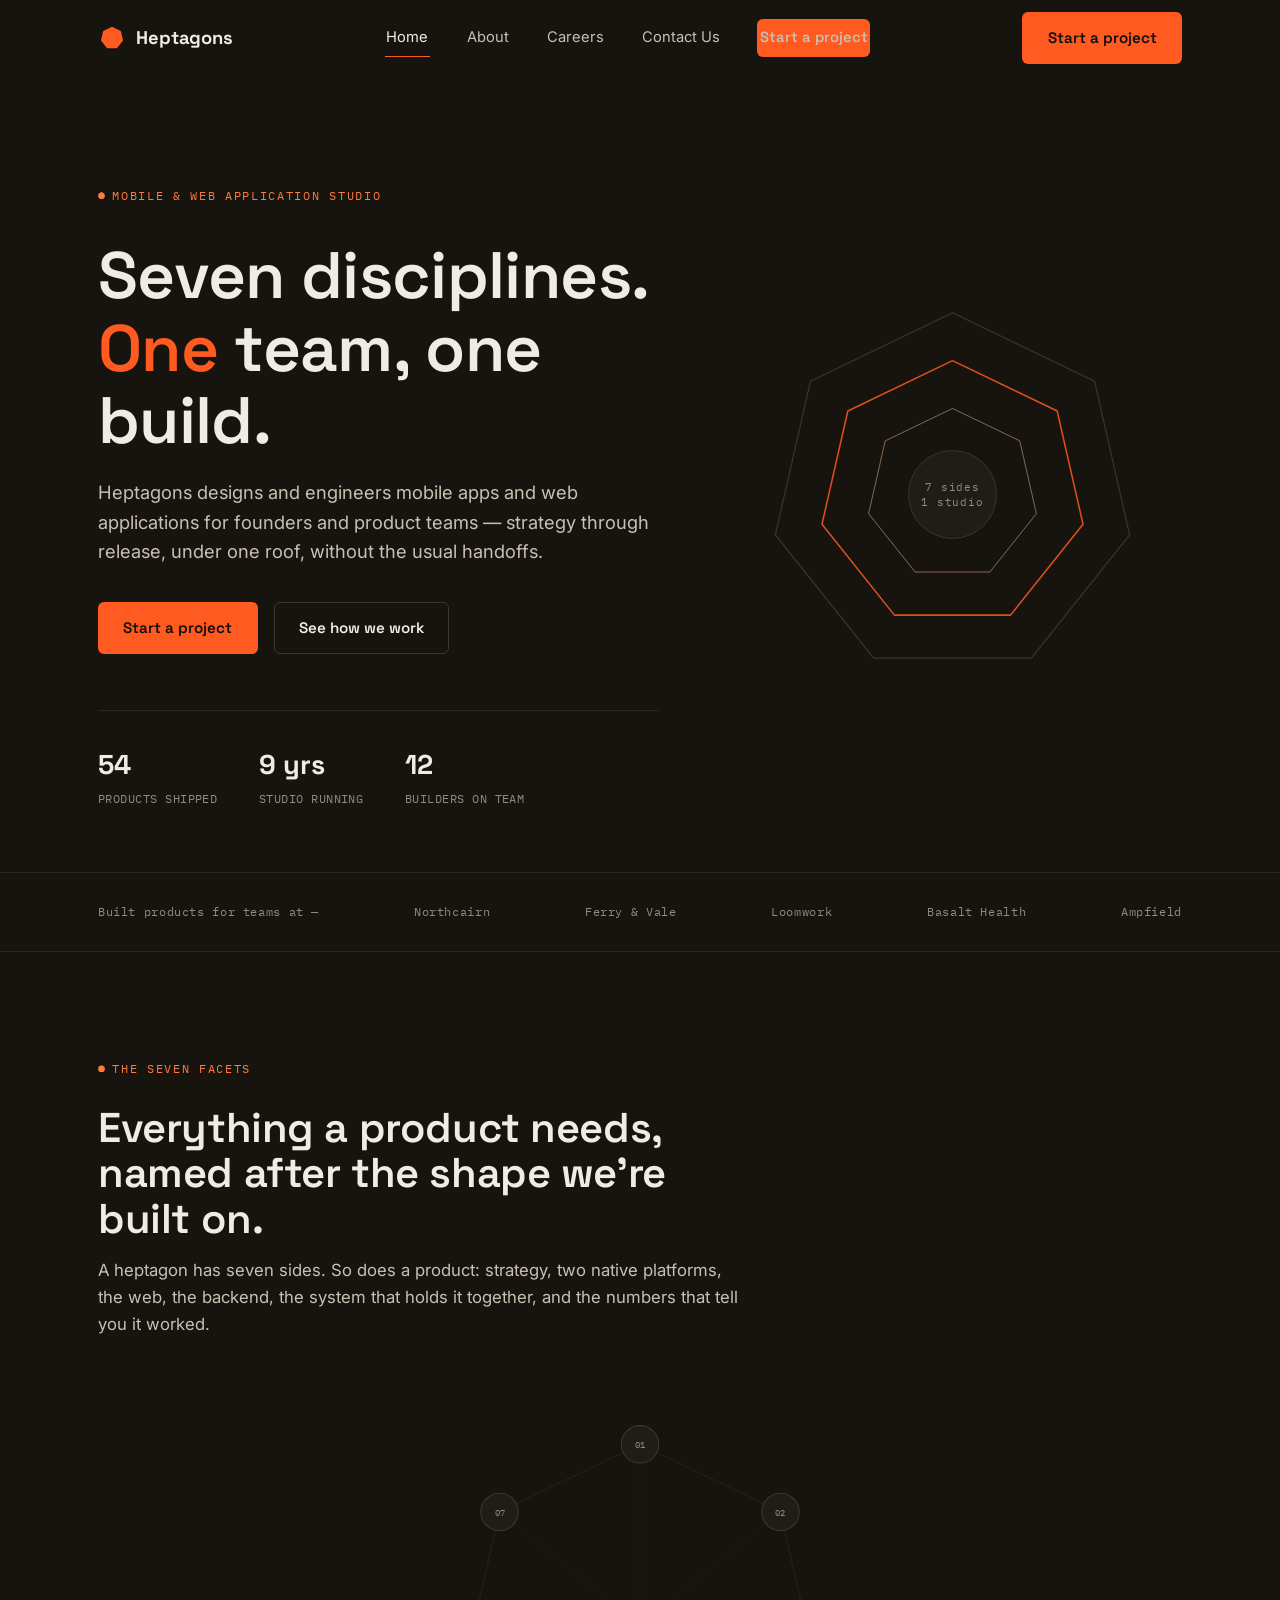
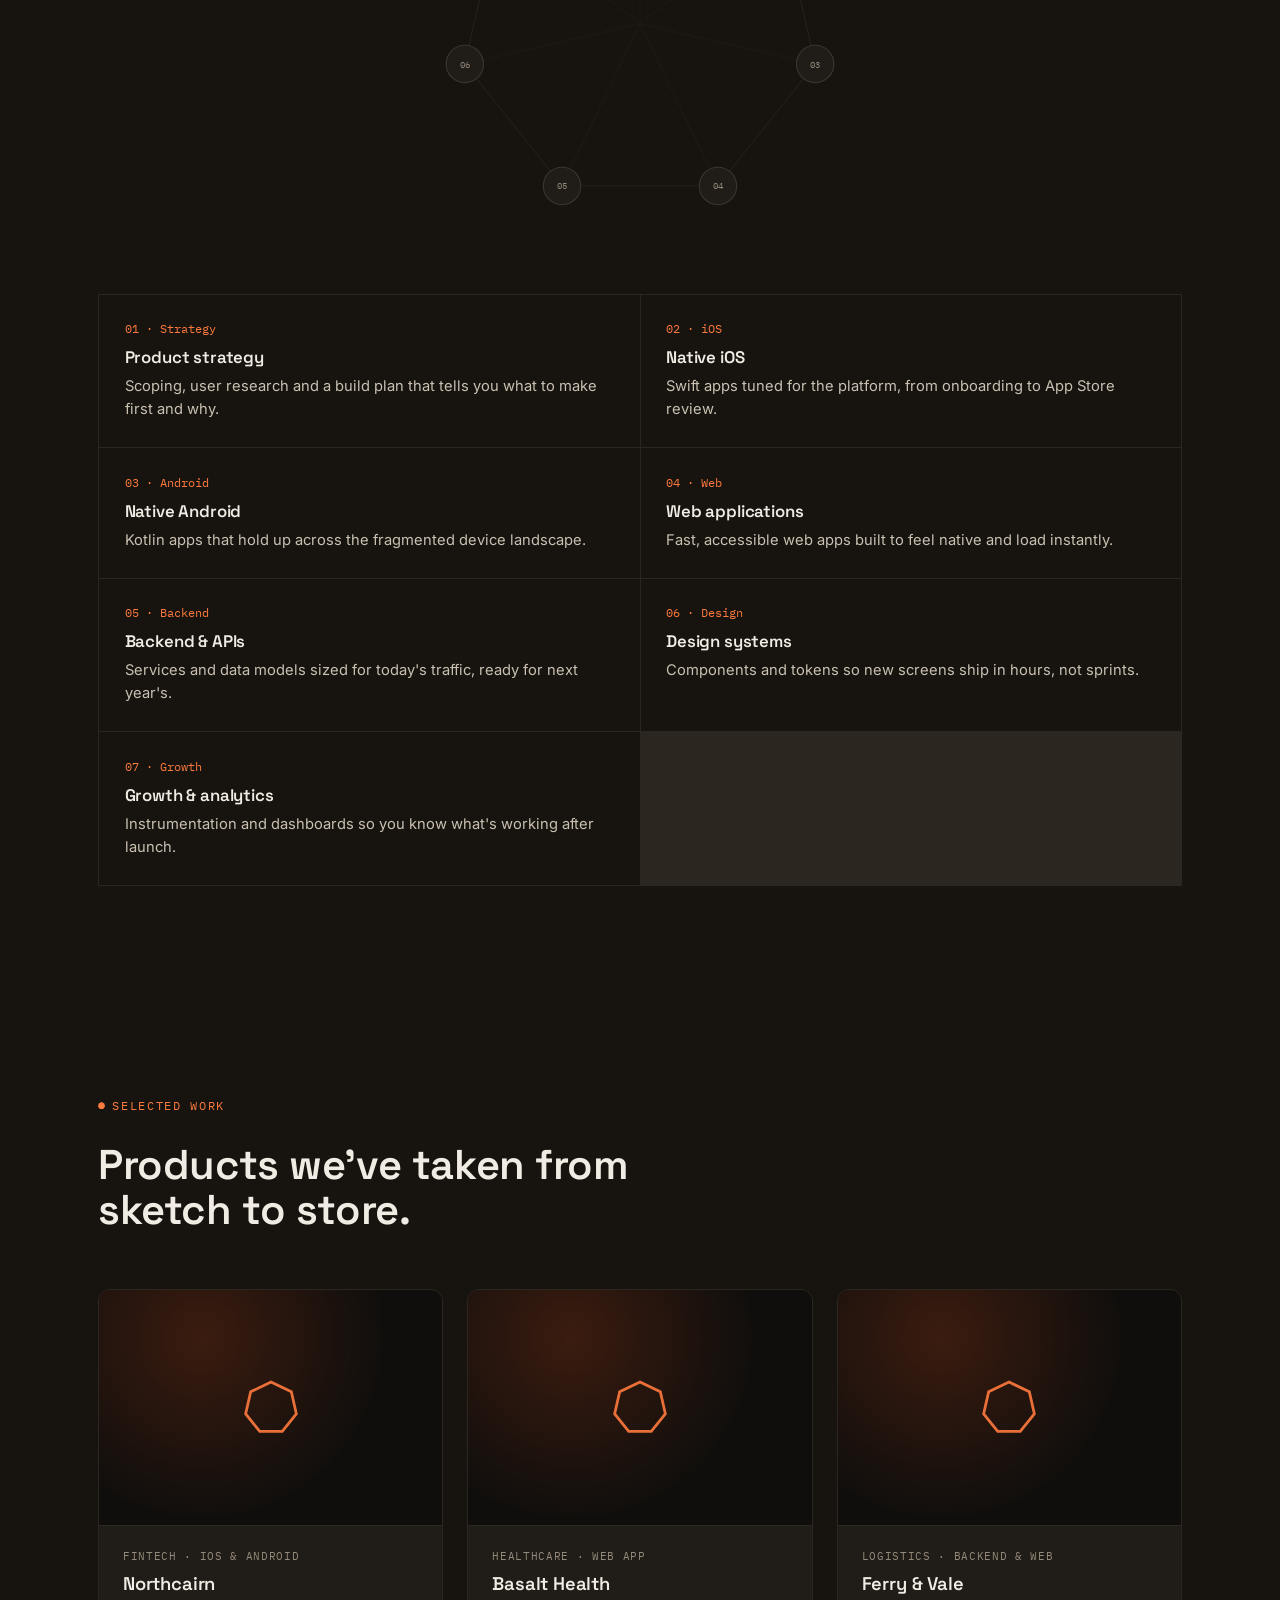
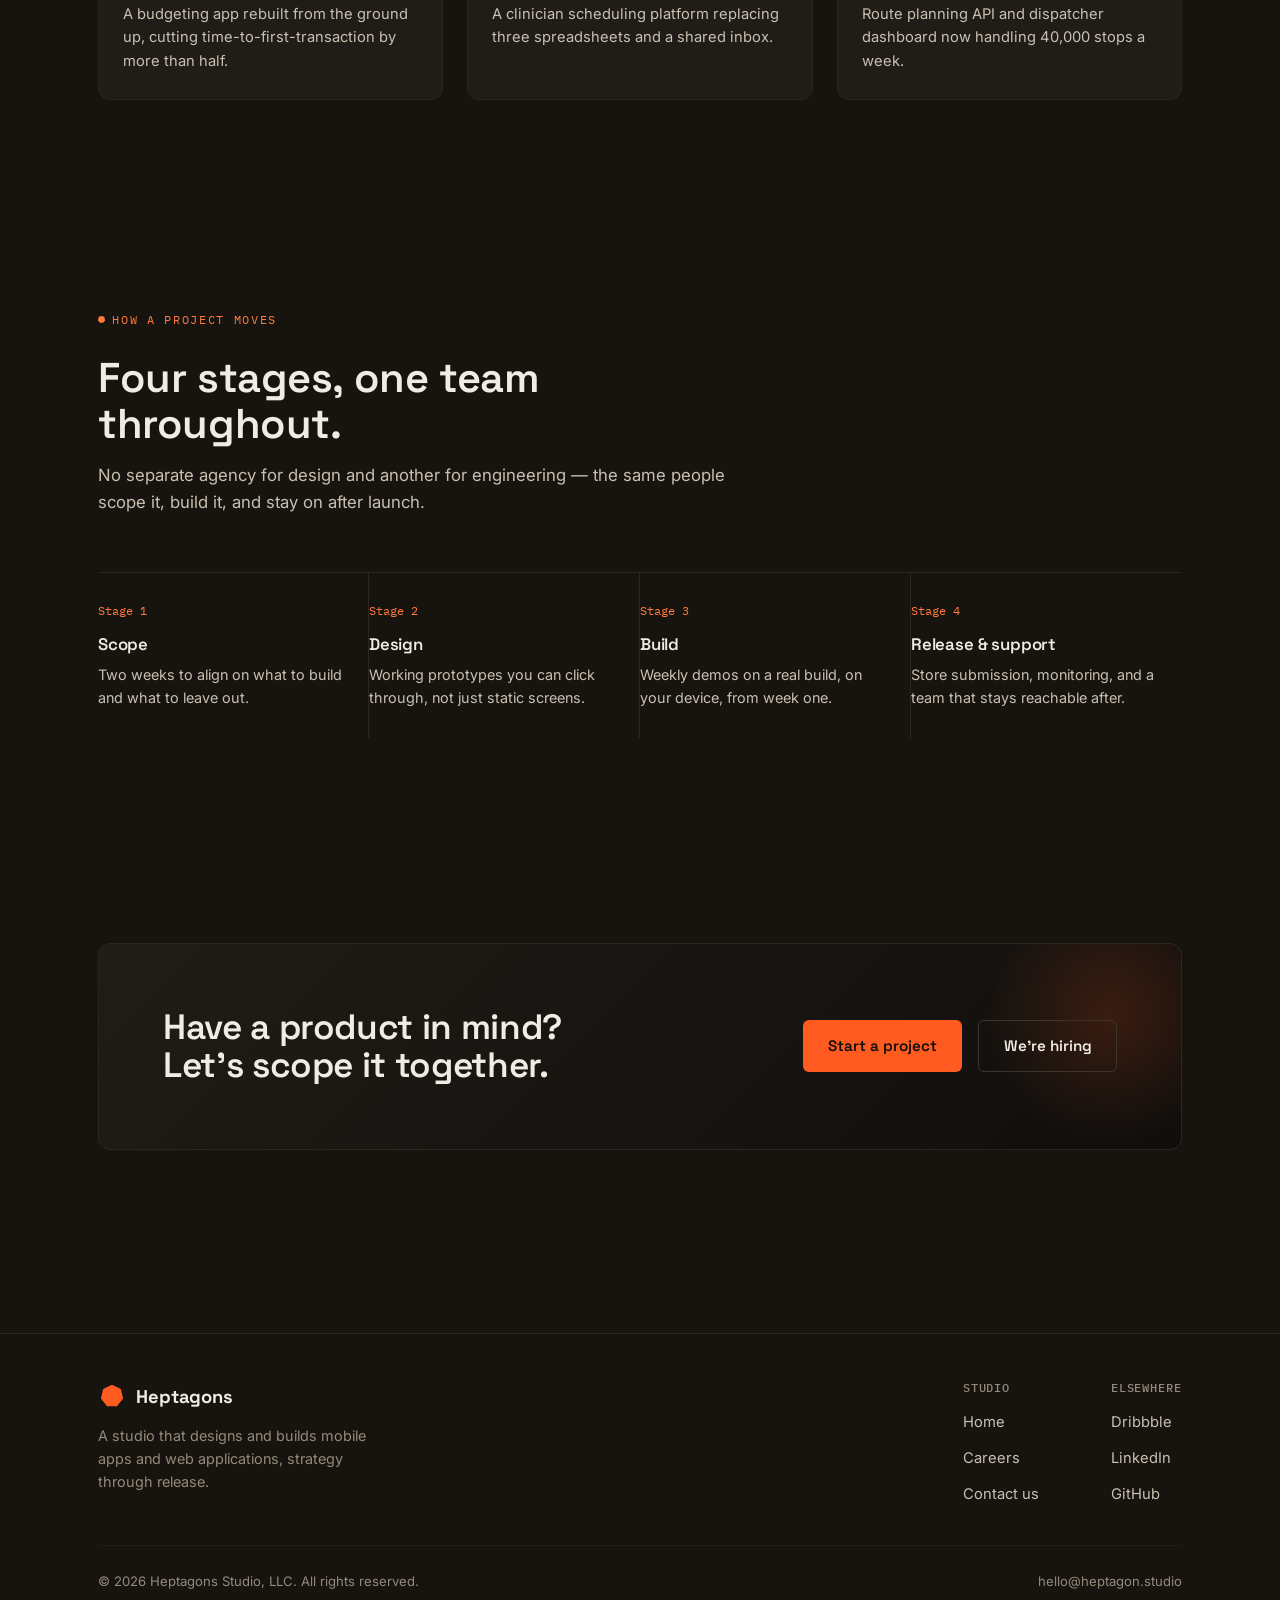
<file: index.html>
<!doctype html>
<html lang="en">
  <head>
    <meta charset="UTF-8" />
    <meta name="viewport" content="width=device-width, initial-scale=1.0" />
    <title>Heptagons — Mobile app & web application studio</title>
    <meta
      name="description"
      content="Heptagons is a studio that designs and builds mobile apps and web applications for founders and product teams, end to end."
    />
    <link
      rel="icon"
      href="data:image/svg+xml,%3Csvg xmlns='http://www.w3.org/2000/svg' viewBox='0 0 32 32'%3E%3Cpath fill='%23FF5A1F' d='M16 3 26.16 7.89 28.67 18.89 21.64 27.71 10.36 27.71 3.33 18.89 5.84 7.89Z'/%3E%3C/svg%3E"
    />
    <link rel="stylesheet" href="styles.css" />
  </head>
  <body>
    <header class="site-header">
      <div class="wrap nav">
        <a href="index.html" class="brand">
          <svg viewBox="0 0 32 32" aria-hidden="true">
            <path
              class="mark-fill"
              d="M16 3 26.16 7.89 28.67 18.89 21.64 27.71 10.36 27.71 3.33 18.89 5.84 7.89Z"
            />
          </svg>
          Heptagons
        </a>
        <nav class="nav-links" id="nav-links">
          <a href="index.html" aria-current="page">Home</a>
          <a href="about.html">About</a>
          <a href="careers.html">Careers</a>
          <a href="contact.html">Contact Us</a>
          <a href="contact.html" class="btn btn-primary">Start a project</a>
        </nav>
        <div class="nav-actions">
          <a href="contact.html" class="btn btn-primary">Start a project</a>
          <button
            class="nav-toggle"
            aria-label="Toggle menu"
            aria-expanded="false"
            aria-controls="nav-links"
          >
            <svg
              class="icon-open"
              viewBox="0 0 18 18"
              fill="none"
              stroke="currentColor"
              stroke-width="1.6"
            >
              <path d="M1 4.5h16M1 9h16M1 13.5h16" />
            </svg>
            <svg
              class="icon-close"
              viewBox="0 0 18 18"
              fill="none"
              stroke="currentColor"
              stroke-width="1.6"
            >
              <path d="M2 2l14 14M16 2L2 16" />
            </svg>
          </button>
        </div>
      </div>
    </header>

    <main>
      <!-- ============ HERO ============ -->
      <section class="hero">
        <div class="wrap hero-grid">
          <div class="hero-copy">
            <span class="eyebrow">Mobile & web application studio</span>
            <h1>Seven disciplines. <em>One</em> team, one build.</h1>
            <p class="lede">
              Heptagons designs and engineers mobile apps and web applications
              for founders and product teams — strategy through release, under
              one roof, without the usual handoffs.
            </p>
            <div class="hero-actions">
              <a href="contact.html" class="btn btn-primary">Start a project</a>
              <a href="#facets" class="btn btn-ghost">See how we work</a>
            </div>
            <div class="hero-stats">
              <div class="stat">
                <div class="stat-num">54</div>
                <div class="stat-label">PRODUCTS SHIPPED</div>
              </div>
              <div class="stat">
                <div class="stat-num">9 yrs</div>
                <div class="stat-label">STUDIO RUNNING</div>
              </div>
              <div class="stat">
                <div class="stat-num">12</div>
                <div class="stat-label">BUILDERS ON TEAM</div>
              </div>
            </div>
          </div>

          <div class="hero-mark" aria-hidden="true">
            <svg viewBox="0 0 480 480">
              <g class="spin-slow">
                <path
                  class="hept-outer"
                  d="M 240.0 50.0 L 388.55 121.54 L 425.24 282.28 L 322.44 411.18 L 157.56 411.18 L 54.76 282.28 L 91.45 121.54 Z"
                />
              </g>
              <g class="spin-slow-rev">
                <path
                  class="hept-mid"
                  d="M 240.0 100.0 L 349.46 152.71 L 376.49 271.15 L 300.74 366.14 L 179.26 366.14 L 103.51 271.15 L 130.54 152.71 Z"
                />
              </g>
              <path
                class="hept-inner"
                d="M 240.0 150.0 L 310.36 183.89 L 327.74 260.03 L 279.05 321.09 L 200.95 321.09 L 152.26 260.03 L 169.64 183.89 Z"
              />
              <circle class="core-fill" cx="240" cy="240" r="46" />
              <circle
                cx="240"
                cy="240"
                r="46"
                fill="none"
                stroke="#3D352C"
                stroke-width="1"
              />
              <text class="core-label" x="240" y="236" text-anchor="middle">
                7 sides
              </text>
              <text class="core-label" x="240" y="252" text-anchor="middle">
                1 studio
              </text>
            </svg>
          </div>
        </div>
      </section>

      <!-- ============ LOGO STRIP ============ -->
      <section class="logo-strip reveal">
        <div class="wrap">
          <span>Built products for teams at —</span>
          <span>Northcairn</span>
          <span>Ferry & Vale</span>
          <span>Loomwork</span>
          <span>Basalt Health</span>
          <span>Ampfield</span>
        </div>
      </section>

      <!-- ============ FACETS ============ -->
      <section class="section facets-section" id="facets">
        <div class="wrap">
          <div class="section-head reveal">
            <span class="eyebrow">The seven facets</span>
            <h2>
              Everything a product needs, named after the shape we're built on.
            </h2>
            <p>
              A heptagon has seven sides. So does a product: strategy, two
              native platforms, the web, the backend, the system that holds it
              together, and the numbers that tell you it worked.
            </p>
          </div>

          <div class="facets reveal">
            <div class="facets-diagram">
              <svg viewBox="0 0 640 640">
                <path
                  class="facets-outline"
                  d="M 320 70 L 515.46 164.13 L 563.73 375.63 L 428.47 545.24 L 211.53 545.24 L 76.27 375.63 L 124.54 164.13 Z"
                />
                <line
                  class="facets-spokes"
                  x1="320"
                  y1="320"
                  x2="320"
                  y2="70"
                />
                <line
                  class="facets-spokes"
                  x1="320"
                  y1="320"
                  x2="515.46"
                  y2="164.13"
                />
                <line
                  class="facets-spokes"
                  x1="320"
                  y1="320"
                  x2="563.73"
                  y2="375.63"
                />
                <line
                  class="facets-spokes"
                  x1="320"
                  y1="320"
                  x2="428.47"
                  y2="545.24"
                />
                <line
                  class="facets-spokes"
                  x1="320"
                  y1="320"
                  x2="211.53"
                  y2="545.24"
                />
                <line
                  class="facets-spokes"
                  x1="320"
                  y1="320"
                  x2="76.27"
                  y2="375.63"
                />
                <line
                  class="facets-spokes"
                  x1="320"
                  y1="320"
                  x2="124.54"
                  y2="164.13"
                />

                <g class="facet-vertex" data-facet="strategy" tabindex="0">
                  <circle cx="320" cy="70" r="26" />
                  <text x="320" y="75" text-anchor="middle">01</text>
                </g>
                <g class="facet-vertex" data-facet="ios" tabindex="0">
                  <circle cx="515.46" cy="164.13" r="26" />
                  <text x="515.46" y="169.13" text-anchor="middle">02</text>
                </g>
                <g class="facet-vertex" data-facet="android" tabindex="0">
                  <circle cx="563.73" cy="375.63" r="26" />
                  <text x="563.73" y="380.63" text-anchor="middle">03</text>
                </g>
                <g class="facet-vertex" data-facet="web" tabindex="0">
                  <circle cx="428.47" cy="545.24" r="26" />
                  <text x="428.47" y="550.24" text-anchor="middle">04</text>
                </g>
                <g class="facet-vertex" data-facet="backend" tabindex="0">
                  <circle cx="211.53" cy="545.24" r="26" />
                  <text x="211.53" y="550.24" text-anchor="middle">05</text>
                </g>
                <g class="facet-vertex" data-facet="design" tabindex="0">
                  <circle cx="76.27" cy="375.63" r="26" />
                  <text x="76.27" y="380.63" text-anchor="middle">06</text>
                </g>
                <g class="facet-vertex" data-facet="growth" tabindex="0">
                  <circle cx="124.54" cy="164.13" r="26" />
                  <text x="124.54" y="169.13" text-anchor="middle">07</text>
                </g>
              </svg>
            </div>

            <div class="facet-list">
              <div class="facet-card" data-facet="strategy">
                <div class="facet-index">01 · Strategy</div>
                <h3>Product strategy</h3>
                <p>
                  Scoping, user research and a build plan that tells you what to
                  make first and why.
                </p>
              </div>
              <div class="facet-card" data-facet="ios">
                <div class="facet-index">02 · iOS</div>
                <h3>Native iOS</h3>
                <p>
                  Swift apps tuned for the platform, from onboarding to App
                  Store review.
                </p>
              </div>
              <div class="facet-card" data-facet="android">
                <div class="facet-index">03 · Android</div>
                <h3>Native Android</h3>
                <p>
                  Kotlin apps that hold up across the fragmented device
                  landscape.
                </p>
              </div>
              <div class="facet-card" data-facet="web">
                <div class="facet-index">04 · Web</div>
                <h3>Web applications</h3>
                <p>
                  Fast, accessible web apps built to feel native and load
                  instantly.
                </p>
              </div>
              <div class="facet-card" data-facet="backend">
                <div class="facet-index">05 · Backend</div>
                <h3>Backend & APIs</h3>
                <p>
                  Services and data models sized for today's traffic, ready for
                  next year's.
                </p>
              </div>
              <div class="facet-card" data-facet="design">
                <div class="facet-index">06 · Design</div>
                <h3>Design systems</h3>
                <p>
                  Components and tokens so new screens ship in hours, not
                  sprints.
                </p>
              </div>
              <div class="facet-card" data-facet="growth">
                <div class="facet-index">07 · Growth</div>
                <h3>Growth & analytics</h3>
                <p>
                  Instrumentation and dashboards so you know what's working
                  after launch.
                </p>
              </div>
            </div>
          </div>
        </div>
      </section>

      <!-- ============ WORK ============ -->
      <section class="section work-section">
        <div class="wrap">
          <div class="section-head reveal">
            <span class="eyebrow">Selected work</span>
            <h2>Products we've taken from sketch to store.</h2>
          </div>
          <div class="work-grid reveal">
            <article class="work-card">
              <div class="work-card-top">
                <svg
                  viewBox="0 0 32 32"
                  fill="none"
                  stroke="#FF7A3D"
                  stroke-width="1.4"
                >
                  <path
                    d="M16 3 26.16 7.89 28.67 18.89 21.64 27.71 10.36 27.71 3.33 18.89 5.84 7.89Z"
                  />
                </svg>
              </div>
              <div class="work-card-body">
                <div class="tag">Fintech · iOS & Android</div>
                <h3>Northcairn</h3>
                <p>
                  A budgeting app rebuilt from the ground up, cutting
                  time-to-first-transaction by more than half.
                </p>
              </div>
            </article>
            <article class="work-card">
              <div class="work-card-top">
                <svg
                  viewBox="0 0 32 32"
                  fill="none"
                  stroke="#FF7A3D"
                  stroke-width="1.4"
                >
                  <path
                    d="M16 3 26.16 7.89 28.67 18.89 21.64 27.71 10.36 27.71 3.33 18.89 5.84 7.89Z"
                  />
                </svg>
              </div>
              <div class="work-card-body">
                <div class="tag">Healthcare · Web app</div>
                <h3>Basalt Health</h3>
                <p>
                  A clinician scheduling platform replacing three spreadsheets
                  and a shared inbox.
                </p>
              </div>
            </article>
            <article class="work-card">
              <div class="work-card-top">
                <svg
                  viewBox="0 0 32 32"
                  fill="none"
                  stroke="#FF7A3D"
                  stroke-width="1.4"
                >
                  <path
                    d="M16 3 26.16 7.89 28.67 18.89 21.64 27.71 10.36 27.71 3.33 18.89 5.84 7.89Z"
                  />
                </svg>
              </div>
              <div class="work-card-body">
                <div class="tag">Logistics · Backend & web</div>
                <h3>Ferry & Vale</h3>
                <p>
                  Route planning API and dispatcher dashboard now handling
                  40,000 stops a week.
                </p>
              </div>
            </article>
          </div>
        </div>
      </section>

      <!-- ============ PROCESS ============ -->
      <section class="section process-section">
        <div class="wrap">
          <div class="section-head reveal">
            <span class="eyebrow">How a project moves</span>
            <h2>Four stages, one team throughout.</h2>
            <p>
              No separate agency for design and another for engineering — the
              same people scope it, build it, and stay on after launch.
            </p>
          </div>
          <div class="process-row reveal">
            <div class="process-step">
              <div class="step-mark">Stage 1</div>
              <h3>Scope</h3>
              <p>Two weeks to align on what to build and what to leave out.</p>
            </div>
            <div class="process-step">
              <div class="step-mark">Stage 2</div>
              <h3>Design</h3>
              <p>
                Working prototypes you can click through, not just static
                screens.
              </p>
            </div>
            <div class="process-step">
              <div class="step-mark">Stage 3</div>
              <h3>Build</h3>
              <p>
                Weekly demos on a real build, on your device, from week one.
              </p>
            </div>
            <div class="process-step">
              <div class="step-mark">Stage 4</div>
              <h3>Release & support</h3>
              <p>
                Store submission, monitoring, and a team that stays reachable
                after.
              </p>
            </div>
          </div>
        </div>
      </section>

      <!-- ============ CTA ============ -->
      <section class="section cta-section">
        <div class="wrap">
          <div class="cta-banner reveal">
            <h2>Have a product in mind? Let's scope it together.</h2>
            <div class="cta-banner-actions">
              <a href="contact.html" class="btn btn-primary">Start a project</a>
              <a href="careers.html" class="btn btn-ghost">We're hiring</a>
            </div>
          </div>
        </div>
      </section>
    </main>

    <footer class="site-footer">
      <div class="wrap">
        <div class="footer-top">
          <div class="footer-brand">
            <a href="index.html" class="brand">
              <svg viewBox="0 0 32 32" aria-hidden="true">
                <path
                  class="mark-fill"
                  d="M16 3 26.16 7.89 28.67 18.89 21.64 27.71 10.36 27.71 3.33 18.89 5.84 7.89Z"
                />
              </svg>
              Heptagons
            </a>
            <p>
              A studio that designs and builds mobile apps and web applications,
              strategy through release.
            </p>
          </div>
          <div class="footer-cols">
            <div class="footer-col">
              <h4>Studio</h4>
              <ul>
                <li><a href="index.html">Home</a></li>
                <li><a href="careers.html">Careers</a></li>
                <li><a href="contact.html">Contact us</a></li>
              </ul>
            </div>
            <div class="footer-col">
              <h4>Elsewhere</h4>
              <ul>
                <li><a href="#">Dribbble</a></li>
                <li><a href="#">LinkedIn</a></li>
                <li><a href="#">GitHub</a></li>
              </ul>
            </div>
          </div>
        </div>
        <div class="footer-bottom">
          <p>© 2026 Heptagons Studio, LLC. All rights reserved.</p>
          <div class="footer-social">
            <a href="mailto:hello@heptagon.studio">hello@heptagon.studio</a>
          </div>
        </div>
      </div>
    </footer>

    <script src="script.js"></script>
  </body>
</html>
</file>
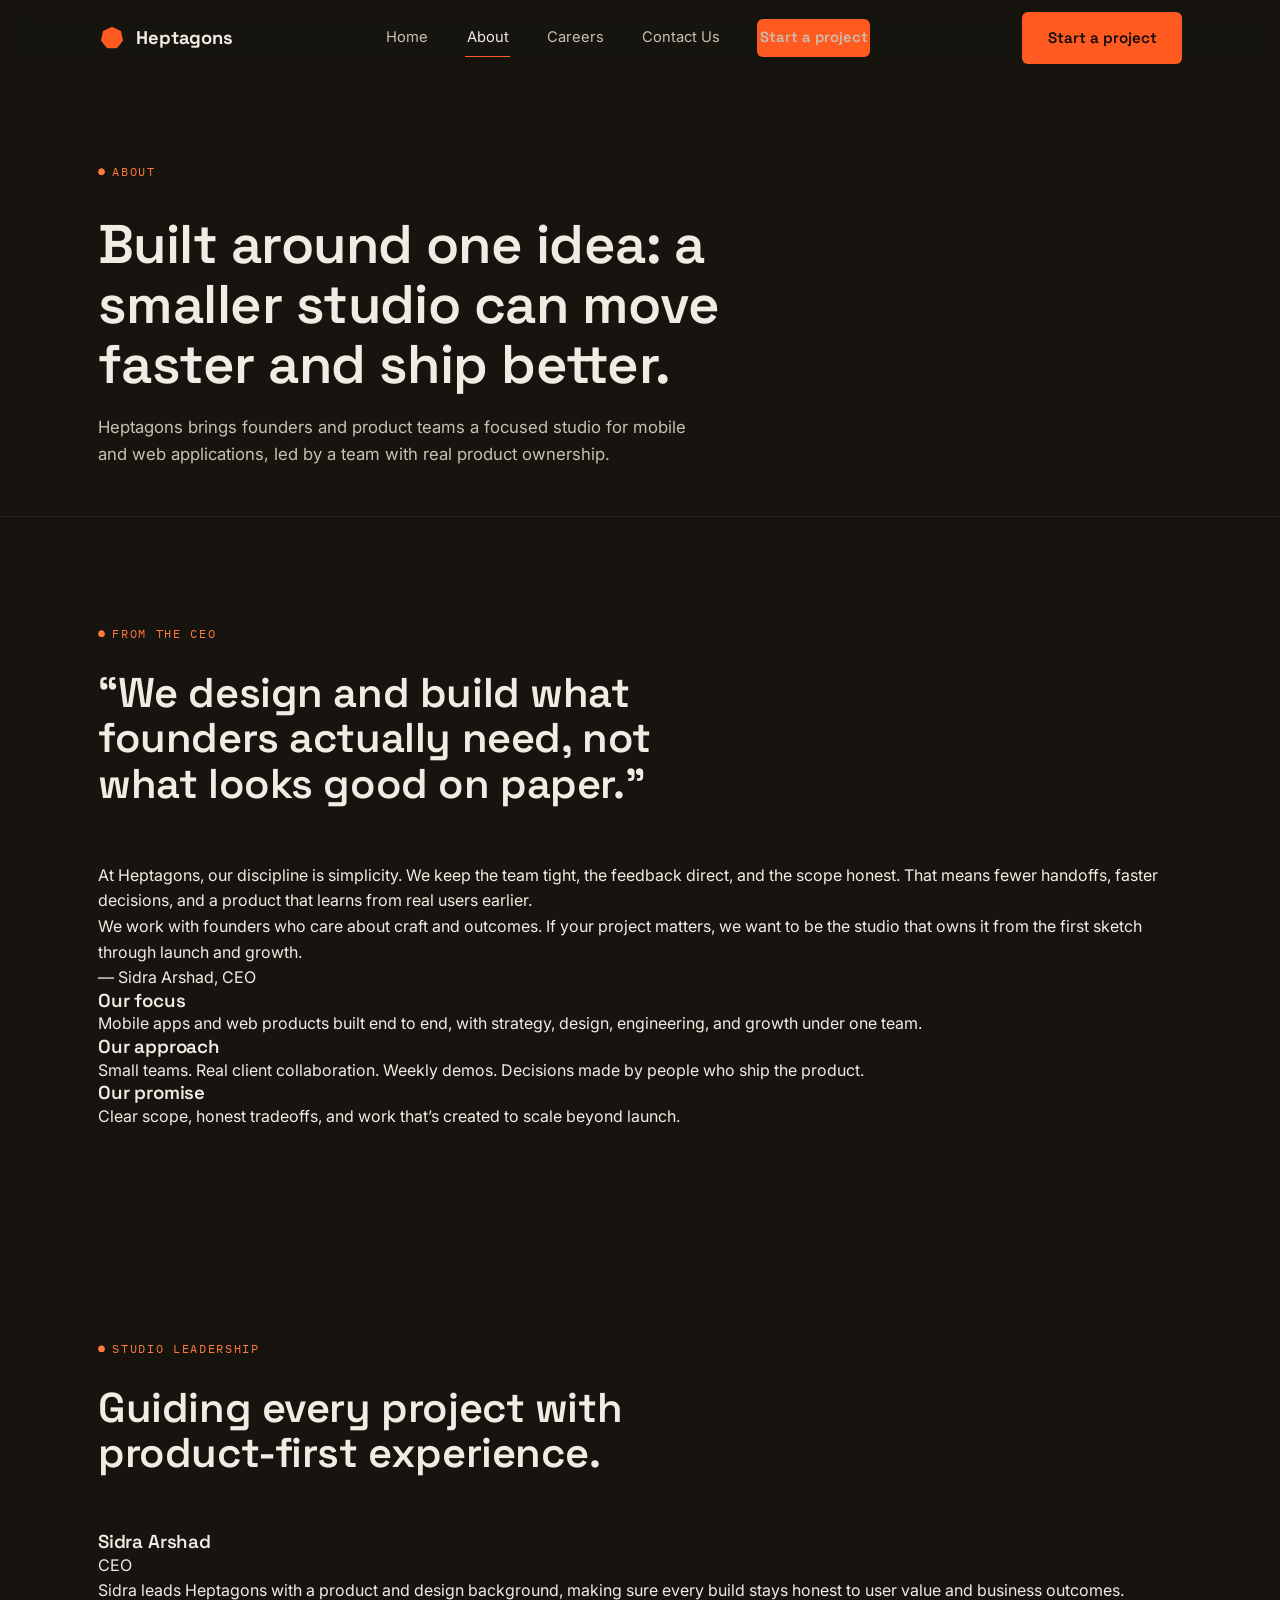
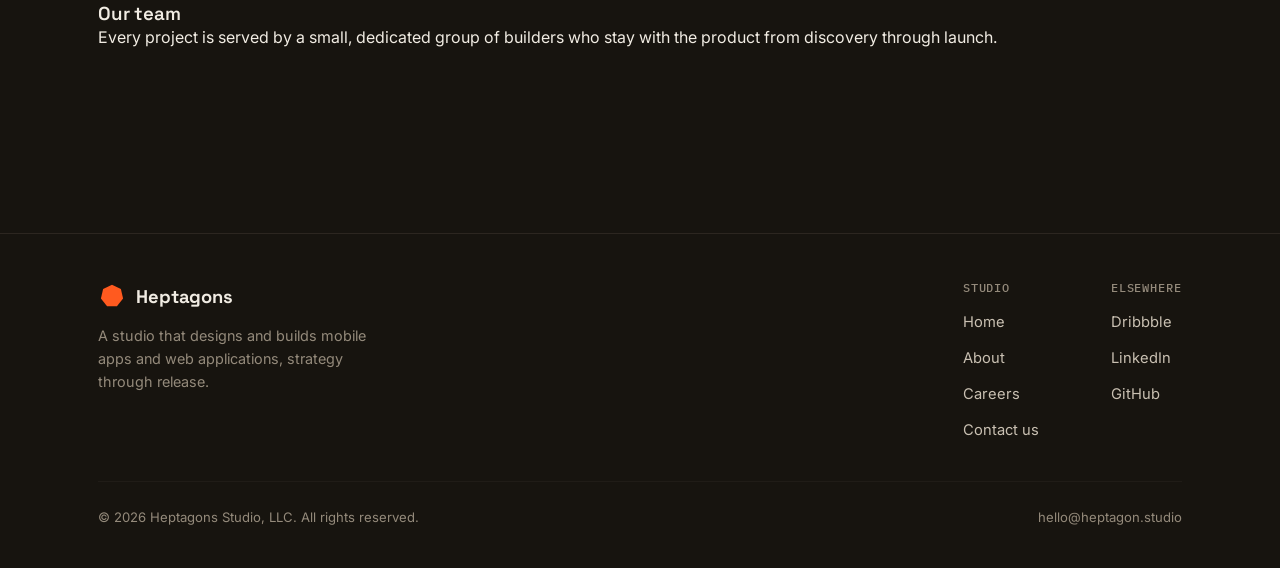
<file: about.html>
<!doctype html>
<html lang="en">
  <head>
    <meta charset="UTF-8" />
    <meta name="viewport" content="width=device-width, initial-scale=1.0" />
    <title>About — Heptagons</title>
    <meta
      name="description"
      content="About Heptagons and a message from CEO Sidra Arshad."
    />
    <link
      rel="icon"
      href="data:image/svg+xml,%3Csvg xmlns='http://www.w3.org/2000/svg' viewBox='0 0 32 32'%3E%3Cpath fill='%23FF5A1F' d='M16 3 26.16 7.89 28.67 18.89 21.64 27.71 10.36 27.71 3.33 18.89 5.84 7.89Z'/%3E%3C/svg%3E"
    />
    <link rel="stylesheet" href="styles.css" />
  </head>
  <body>
    <header class="site-header">
      <div class="wrap nav">
        <a href="index.html" class="brand">
          <svg viewBox="0 0 32 32" aria-hidden="true">
            <path
              class="mark-fill"
              d="M16 3 26.16 7.89 28.67 18.89 21.64 27.71 10.36 27.71 3.33 18.89 5.84 7.89Z"
            />
          </svg>
          Heptagons
        </a>
        <nav class="nav-links" id="nav-links">
          <a href="index.html">Home</a>
          <a href="about.html" aria-current="page">About</a>
          <a href="careers.html">Careers</a>
          <a href="contact.html">Contact Us</a>
          <a href="contact.html" class="btn btn-primary">Start a project</a>
        </nav>
        <div class="nav-actions">
          <a href="contact.html" class="btn btn-primary">Start a project</a>
          <button
            class="nav-toggle"
            aria-label="Toggle menu"
            aria-expanded="false"
            aria-controls="nav-links"
          >
            <svg
              class="icon-open"
              viewBox="0 0 18 18"
              fill="none"
              stroke="currentColor"
              stroke-width="1.6"
            >
              <path d="M1 4.5h16M1 9h16M1 13.5h16" />
            </svg>
            <svg
              class="icon-close"
              viewBox="0 0 18 18"
              fill="none"
              stroke="currentColor"
              stroke-width="1.6"
            >
              <path d="M2 2l14 14M16 2L2 16" />
            </svg>
          </button>
        </div>
      </div>
    </header>

    <main>
      <section class="page-hero">
        <div class="wrap">
          <span class="eyebrow">About</span>
          <h1>
            Built around one idea: a smaller studio can move faster and ship
            better.
          </h1>
          <p>
            Heptagons brings founders and product teams a focused studio for
            mobile and web applications, led by a team with real product
            ownership.
          </p>
        </div>
      </section>

      <section class="section">
        <div class="wrap about-grid">
          <div class="about-copy">
            <div class="section-head reveal">
              <span class="eyebrow">From the CEO</span>
              <h2>
                “We design and build what founders actually need, not what looks
                good on paper.”
              </h2>
            </div>
            <p>
              At Heptagons, our discipline is simplicity. We keep the team
              tight, the feedback direct, and the scope honest. That means fewer
              handoffs, faster decisions, and a product that learns from real
              users earlier.
            </p>
            <p>
              We work with founders who care about craft and outcomes. If your
              project matters, we want to be the studio that owns it from the
              first sketch through launch and growth.
            </p>
            <p class="about-signature">— Sidra Arshad, CEO</p>
          </div>

          <div class="about-highlights">
            <div class="about-card">
              <h3>Our focus</h3>
              <p>
                Mobile apps and web products built end to end, with strategy,
                design, engineering, and growth under one team.
              </p>
            </div>
            <div class="about-card">
              <h3>Our approach</h3>
              <p>
                Small teams. Real client collaboration. Weekly demos. Decisions
                made by people who ship the product.
              </p>
            </div>
            <div class="about-card">
              <h3>Our promise</h3>
              <p>
                Clear scope, honest tradeoffs, and work that’s created to scale
                beyond launch.
              </p>
            </div>
          </div>
        </div>
      </section>

      <section class="section">
        <div class="wrap">
          <div class="section-head reveal">
            <span class="eyebrow">Studio leadership</span>
            <h2>Guiding every project with product-first experience.</h2>
          </div>
          <div class="leader-grid reveal">
            <article class="leader-card">
              <h3>Sidra Arshad</h3>
              <p>CEO</p>
              <p>
                Sidra leads Heptagons with a product and design background,
                making sure every build stays honest to user value and business
                outcomes.
              </p>
            </article>
            <article class="leader-card">
              <h3>Our team</h3>
              <p>
                Every project is served by a small, dedicated group of builders
                who stay with the product from discovery through launch.
              </p>
            </article>
          </div>
        </div>
      </section>
    </main>

    <footer class="site-footer">
      <div class="wrap">
        <div class="footer-top">
          <div class="footer-brand">
            <a href="index.html" class="brand">
              <svg viewBox="0 0 32 32" aria-hidden="true">
                <path
                  class="mark-fill"
                  d="M16 3 26.16 7.89 28.67 18.89 21.64 27.71 10.36 27.71 3.33 18.89 5.84 7.89Z"
                />
              </svg>
              Heptagons
            </a>
            <p>
              A studio that designs and builds mobile apps and web applications,
              strategy through release.
            </p>
          </div>
          <div class="footer-cols">
            <div class="footer-col">
              <h4>Studio</h4>
              <ul>
                <li><a href="index.html">Home</a></li>
                <li><a href="about.html">About</a></li>
                <li><a href="careers.html">Careers</a></li>
                <li><a href="contact.html">Contact us</a></li>
              </ul>
            </div>
            <div class="footer-col">
              <h4>Elsewhere</h4>
              <ul>
                <li><a href="#">Dribbble</a></li>
                <li><a href="#">LinkedIn</a></li>
                <li><a href="#">GitHub</a></li>
              </ul>
            </div>
          </div>
        </div>
        <div class="footer-bottom">
          <p>© 2026 Heptagons Studio, LLC. All rights reserved.</p>
          <div class="footer-social">
            <a href="mailto:hello@heptagon.studio">hello@heptagon.studio</a>
          </div>
        </div>
      </div>
    </footer>

    <script src="script.js"></script>
  </body>
</html>
</file>
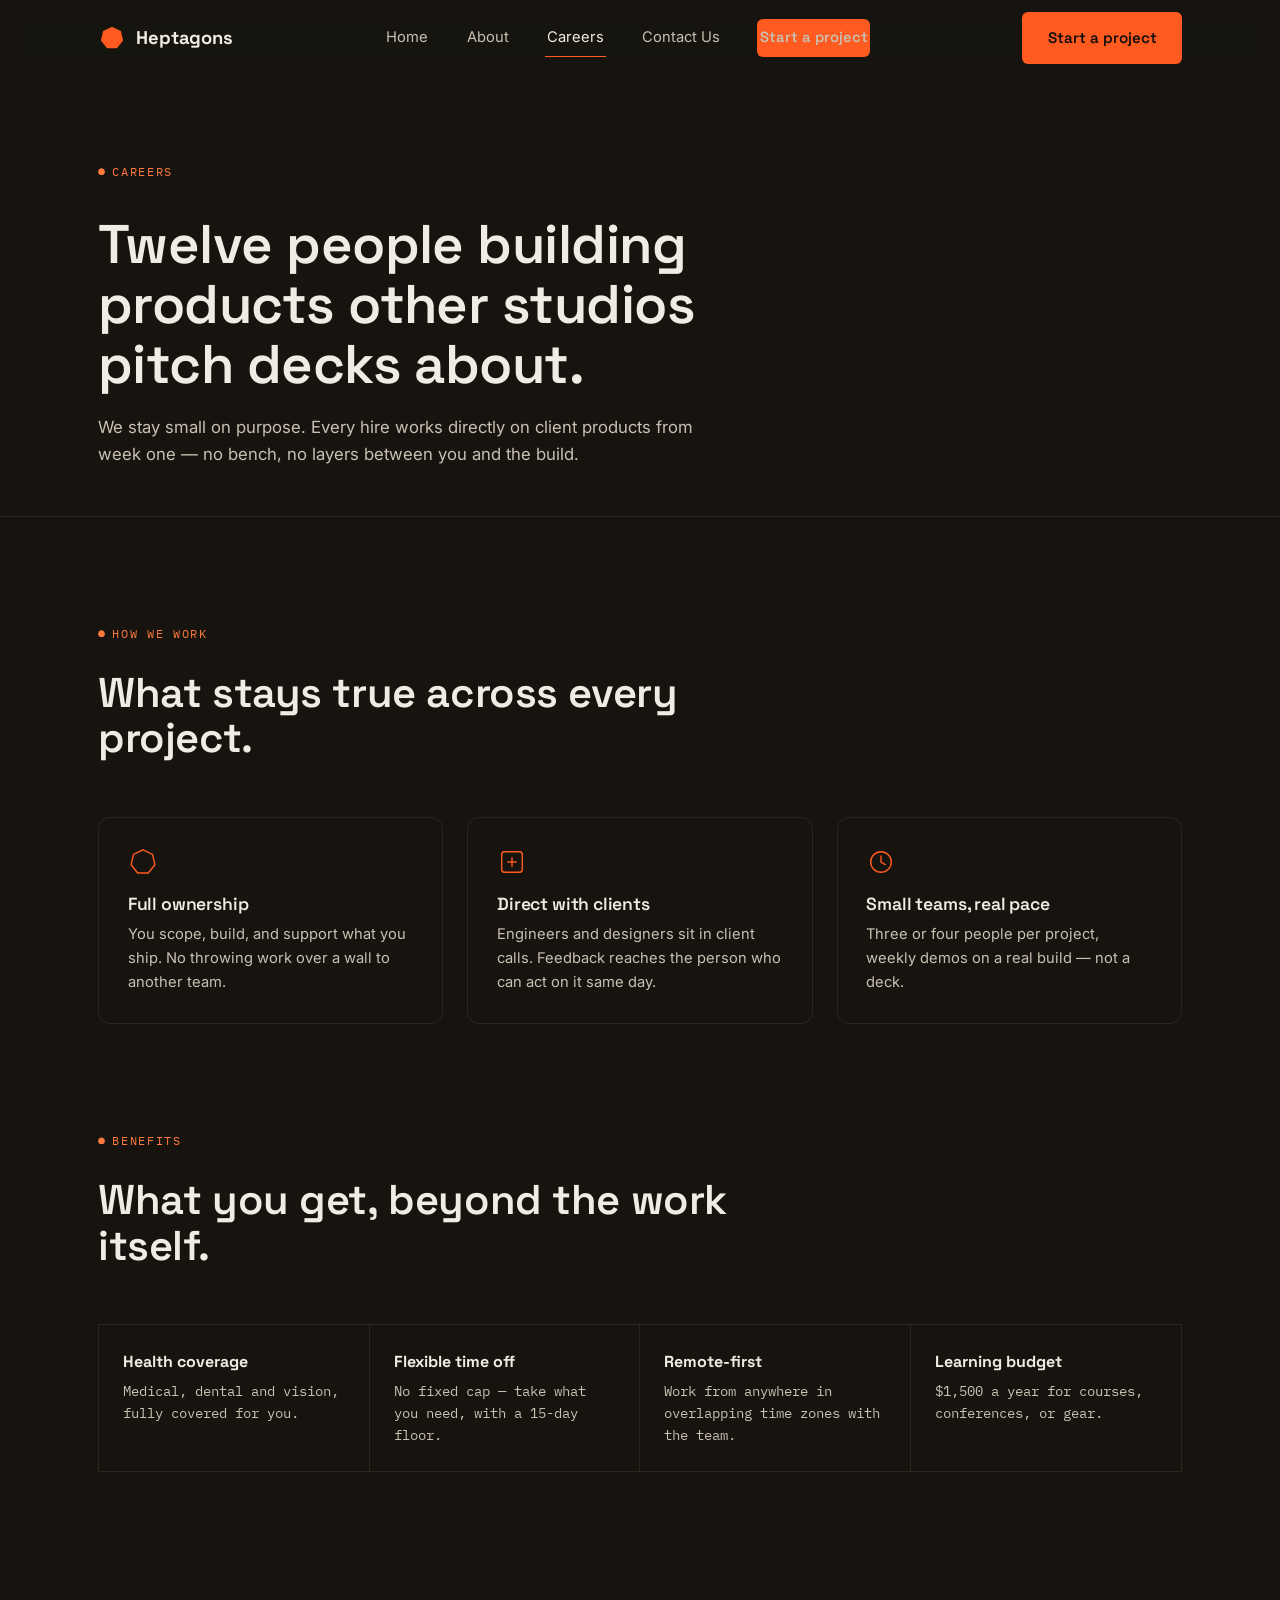
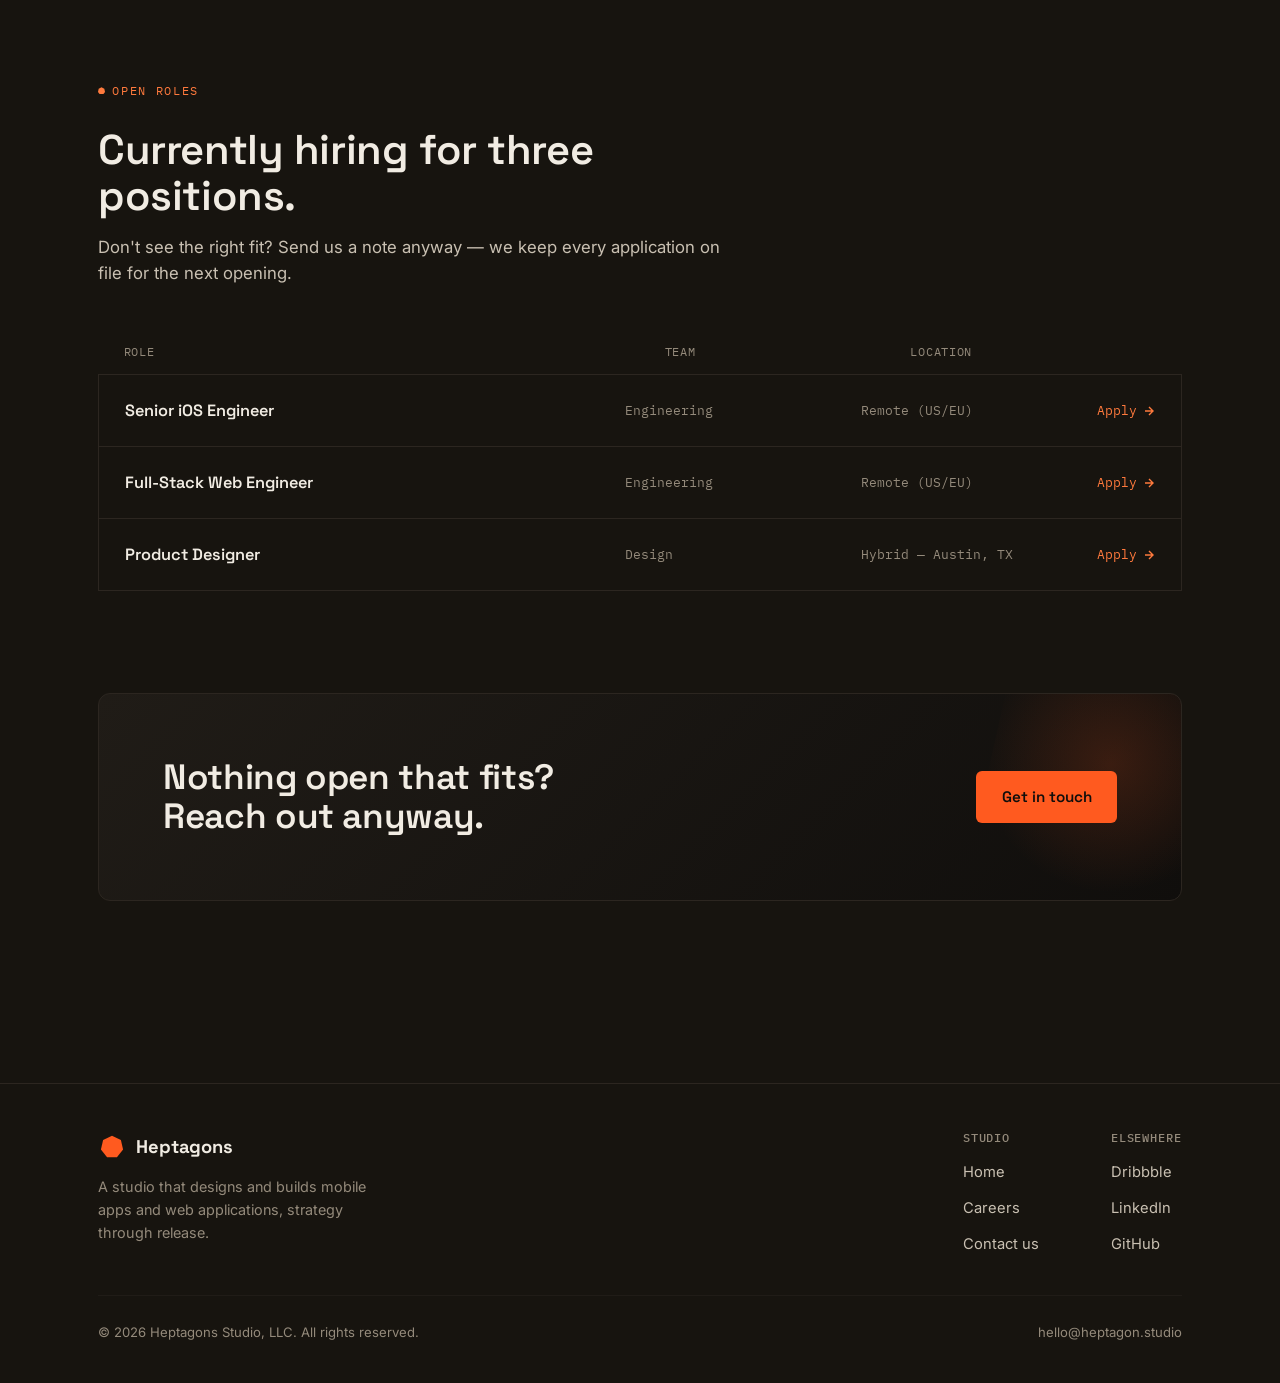
<file: careers.html>
<!doctype html>
<html lang="en">
  <head>
    <meta charset="UTF-8" />
    <meta name="viewport" content="width=device-width, initial-scale=1.0" />
    <title>Careers — Heptagons</title>
    <meta
      name="description"
      content="Open roles at Heptagons, a mobile app and web application studio."
    />
    <link
      rel="icon"
      href="data:image/svg+xml,%3Csvg xmlns='http://www.w3.org/2000/svg' viewBox='0 0 32 32'%3E%3Cpath fill='%23FF5A1F' d='M16 3 26.16 7.89 28.67 18.89 21.64 27.71 10.36 27.71 3.33 18.89 5.84 7.89Z'/%3E%3C/svg%3E"
    />
    <link rel="stylesheet" href="styles.css" />
  </head>
  <body>
    <header class="site-header">
      <div class="wrap nav">
        <a href="index.html" class="brand">
          <svg viewBox="0 0 32 32" aria-hidden="true">
            <path
              class="mark-fill"
              d="M16 3 26.16 7.89 28.67 18.89 21.64 27.71 10.36 27.71 3.33 18.89 5.84 7.89Z"
            />
          </svg>
          Heptagons
        </a>
        <nav class="nav-links" id="nav-links">
          <a href="index.html">Home</a>
          <a href="about.html">About</a>
          <a href="careers.html" aria-current="page">Careers</a>
          <a href="contact.html">Contact Us</a>
          <a href="contact.html" class="btn btn-primary">Start a project</a>
        </nav>
        <div class="nav-actions">
          <a href="contact.html" class="btn btn-primary">Start a project</a>
          <button
            class="nav-toggle"
            aria-label="Toggle menu"
            aria-expanded="false"
            aria-controls="nav-links"
          >
            <svg
              class="icon-open"
              viewBox="0 0 18 18"
              fill="none"
              stroke="currentColor"
              stroke-width="1.6"
            >
              <path d="M1 4.5h16M1 9h16M1 13.5h16" />
            </svg>
            <svg
              class="icon-close"
              viewBox="0 0 18 18"
              fill="none"
              stroke="currentColor"
              stroke-width="1.6"
            >
              <path d="M2 2l14 14M16 2L2 16" />
            </svg>
          </button>
        </div>
      </div>
    </header>

    <main>
      <section class="page-hero">
        <div class="wrap">
          <span class="eyebrow">Careers</span>
          <h1>
            Twelve people building products other studios pitch decks about.
          </h1>
          <p>
            We stay small on purpose. Every hire works directly on client
            products from week one — no bench, no layers between you and the
            build.
          </p>
        </div>
      </section>

      <!-- ============ VALUES ============ -->
      <section class="section">
        <div class="wrap">
          <div class="section-head reveal">
            <span class="eyebrow">How we work</span>
            <h2>What stays true across every project.</h2>
          </div>
          <div class="values-grid reveal">
            <div class="value-card">
              <svg
                viewBox="0 0 32 32"
                fill="none"
                stroke="#FF5A1F"
                stroke-width="1.5"
              >
                <path
                  d="M16 3 26.16 7.89 28.67 18.89 21.64 27.71 10.36 27.71 3.33 18.89 5.84 7.89Z"
                />
              </svg>
              <h3>Full ownership</h3>
              <p>
                You scope, build, and support what you ship. No throwing work
                over a wall to another team.
              </p>
            </div>
            <div class="value-card">
              <svg
                viewBox="0 0 32 32"
                fill="none"
                stroke="#FF5A1F"
                stroke-width="1.5"
              >
                <rect x="5" y="5" width="22" height="22" rx="3" />
                <path d="M11 16h10M16 11v10" />
              </svg>
              <h3>Direct with clients</h3>
              <p>
                Engineers and designers sit in client calls. Feedback reaches
                the person who can act on it same day.
              </p>
            </div>
            <div class="value-card">
              <svg
                viewBox="0 0 32 32"
                fill="none"
                stroke="#FF5A1F"
                stroke-width="1.5"
              >
                <circle cx="16" cy="16" r="11" />
                <path d="M16 9v7l5 3" />
              </svg>
              <h3>Small teams, real pace</h3>
              <p>
                Three or four people per project, weekly demos on a real build —
                not a deck.
              </p>
            </div>
          </div>
        </div>
      </section>

      <!-- ============ BENEFITS ============ -->
      <section class="section" style="padding-top: 0">
        <div class="wrap">
          <div class="section-head reveal">
            <span class="eyebrow">Benefits</span>
            <h2>What you get, beyond the work itself.</h2>
          </div>
          <div class="benefits-strip reveal">
            <div class="benefit-item">
              <strong>Health coverage</strong>
              Medical, dental and vision, fully covered for you.
            </div>
            <div class="benefit-item">
              <strong>Flexible time off</strong>
              No fixed cap — take what you need, with a 15-day floor.
            </div>
            <div class="benefit-item">
              <strong>Remote-first</strong>
              Work from anywhere in overlapping time zones with the team.
            </div>
            <div class="benefit-item">
              <strong>Learning budget</strong>
              $1,500 a year for courses, conferences, or gear.
            </div>
          </div>
        </div>
      </section>

      <!-- ============ OPEN ROLES ============ -->
      <section class="section roles-section">
        <div class="wrap">
          <div class="section-head reveal">
            <span class="eyebrow">Open roles</span>
            <h2>Currently hiring for three positions.</h2>
            <p>
              Don't see the right fit? Send us a note anyway — we keep every
              application on file for the next opening.
            </p>
          </div>

          <div class="reveal">
            <div class="roles-head">
              <span>Role</span>
              <span>Team</span>
              <span>Location</span>
              <span></span>
            </div>
            <div class="roles-list" id="roles-list">
              <div
                class="role-row"
                data-team="engineering"
                data-location="remote"
              >
                <span class="role-title">Senior iOS Engineer</span>
                <span class="role-meta">Engineering</span>
                <span class="role-meta">Remote (US/EU)</span>
                <a
                  href="contact.html?role=senior-ios-engineer"
                  class="role-apply"
                  >Apply
                  <svg
                    viewBox="0 0 12 12"
                    fill="none"
                    stroke="currentColor"
                    stroke-width="1.4"
                  >
                    <path d="M2 6h8M6 2l4 4-4 4" />
                  </svg>
                </a>
              </div>
              <div
                class="role-row"
                data-team="engineering"
                data-location="remote"
              >
                <span class="role-title">Full-Stack Web Engineer</span>
                <span class="role-meta">Engineering</span>
                <span class="role-meta">Remote (US/EU)</span>
                <a
                  href="contact.html?role=full-stack-web-engineer"
                  class="role-apply"
                  >Apply
                  <svg
                    viewBox="0 0 12 12"
                    fill="none"
                    stroke="currentColor"
                    stroke-width="1.4"
                  >
                    <path d="M2 6h8M6 2l4 4-4 4" />
                  </svg>
                </a>
              </div>
              <div class="role-row" data-team="design" data-location="hybrid">
                <span class="role-title">Product Designer</span>
                <span class="role-meta">Design</span>
                <span class="role-meta">Hybrid — Austin, TX</span>
                <a href="contact.html?role=product-designer" class="role-apply"
                  >Apply
                  <svg
                    viewBox="0 0 12 12"
                    fill="none"
                    stroke="currentColor"
                    stroke-width="1.4"
                  >
                    <path d="M2 6h8M6 2l4 4-4 4" />
                  </svg>
                </a>
              </div>
            </div>
          </div>
        </div>
      </section>

      <!-- ============ CTA ============ -->
      <section class="section cta-section" style="padding-top: 0">
        <div class="wrap">
          <div class="cta-banner reveal">
            <h2>Nothing open that fits? Reach out anyway.</h2>
            <div class="cta-banner-actions">
              <a href="contact.html" class="btn btn-primary">Get in touch</a>
            </div>
          </div>
        </div>
      </section>
    </main>

    <footer class="site-footer">
      <div class="wrap">
        <div class="footer-top">
          <div class="footer-brand">
            <a href="index.html" class="brand">
              <svg viewBox="0 0 32 32" aria-hidden="true">
                <path
                  class="mark-fill"
                  d="M16 3 26.16 7.89 28.67 18.89 21.64 27.71 10.36 27.71 3.33 18.89 5.84 7.89Z"
                />
              </svg>
              Heptagons
            </a>
            <p>
              A studio that designs and builds mobile apps and web applications,
              strategy through release.
            </p>
          </div>
          <div class="footer-cols">
            <div class="footer-col">
              <h4>Studio</h4>
              <ul>
                <li><a href="index.html">Home</a></li>
                <li><a href="careers.html">Careers</a></li>
                <li><a href="contact.html">Contact us</a></li>
              </ul>
            </div>
            <div class="footer-col">
              <h4>Elsewhere</h4>
              <ul>
                <li><a href="#">Dribbble</a></li>
                <li><a href="#">LinkedIn</a></li>
                <li><a href="#">GitHub</a></li>
              </ul>
            </div>
          </div>
        </div>
        <div class="footer-bottom">
          <p>© 2026 Heptagons Studio, LLC. All rights reserved.</p>
          <div class="footer-social">
            <a href="mailto:hello@heptagon.studio">hello@heptagon.studio</a>
          </div>
        </div>
      </div>
    </footer>

    <script src="script.js"></script>
  </body>
</html>
</file>
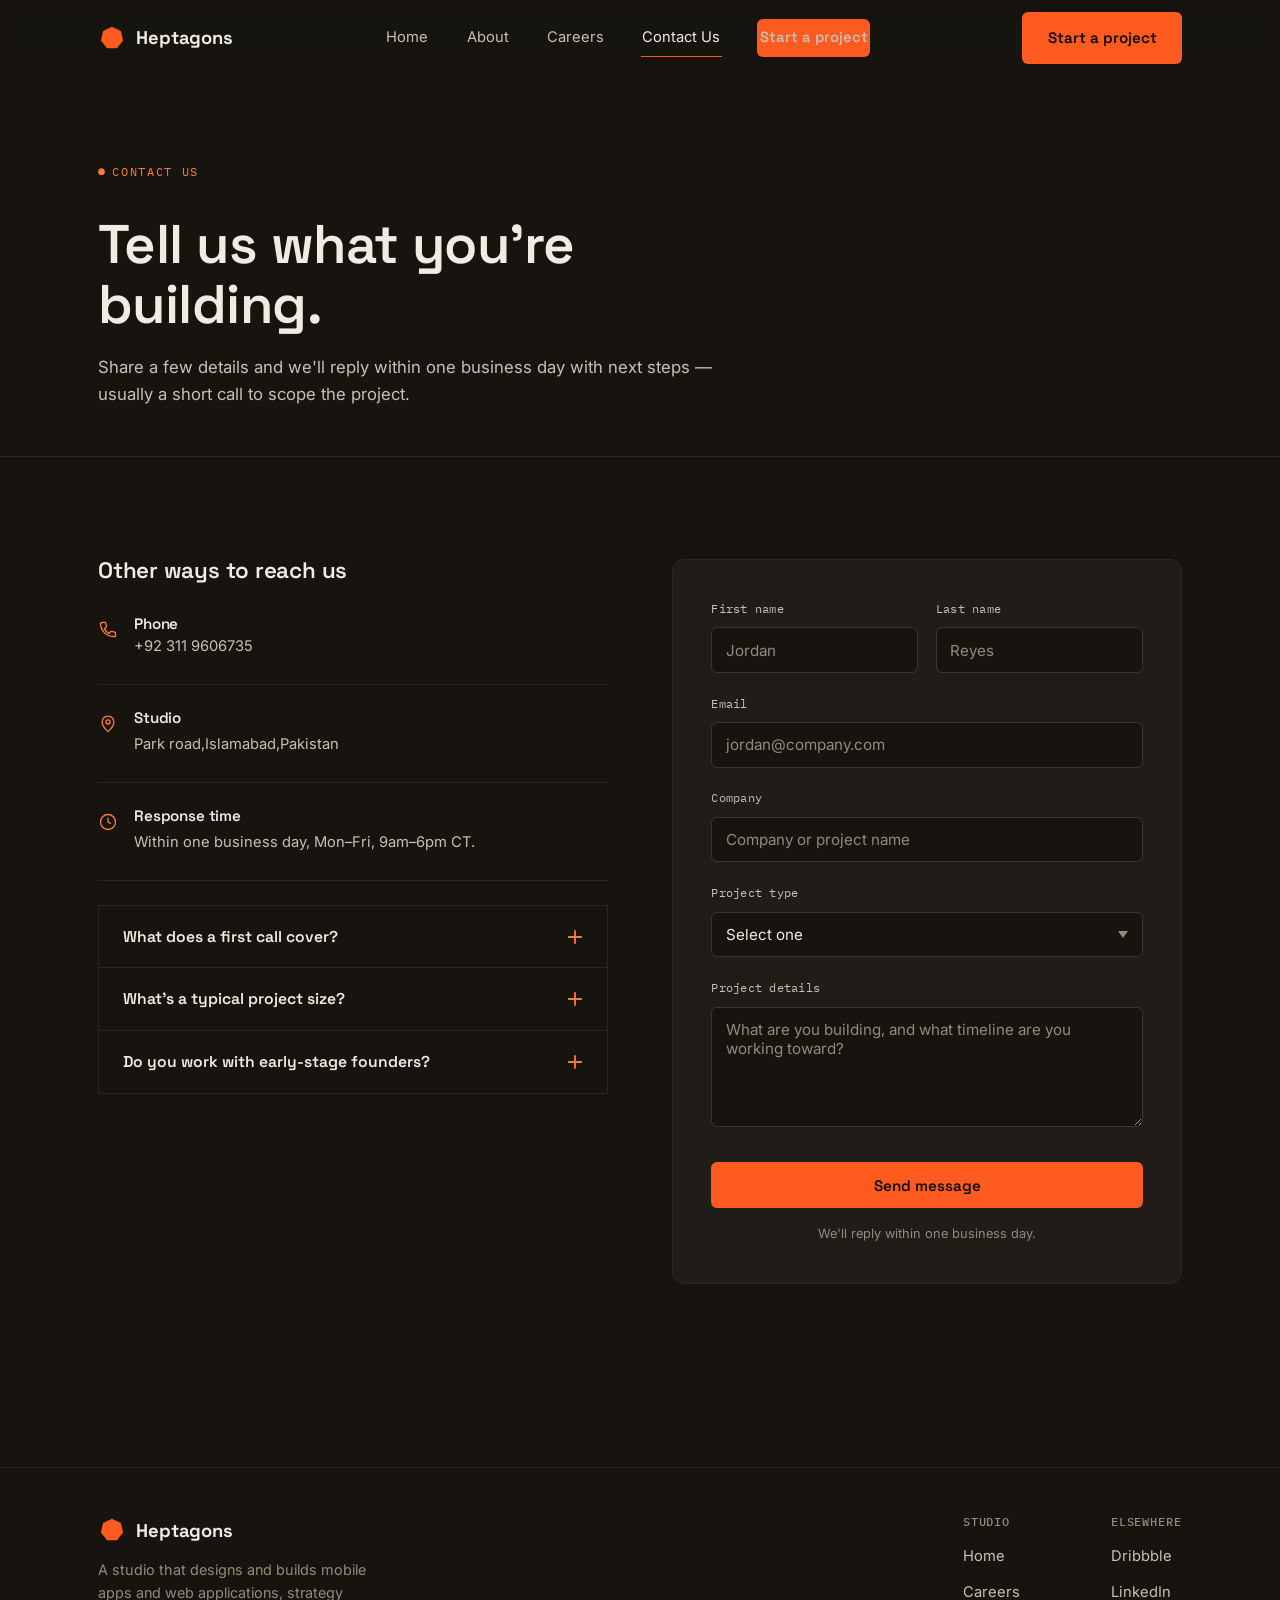
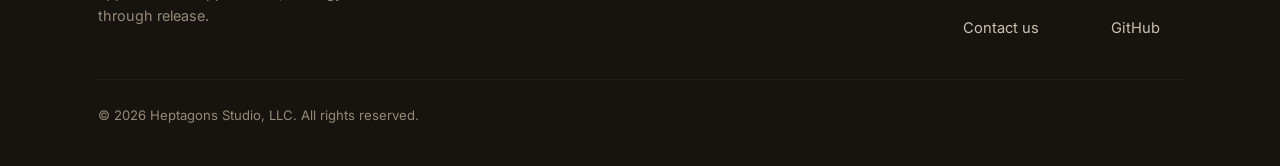
<file: contact.html>
<!doctype html>
<html lang="en">
  <head>
    <meta charset="UTF-8" />
    <meta name="viewport" content="width=device-width, initial-scale=1.0" />
    <title>Contact Us — Heptagons</title>
    <meta
      name="description"
      content="Tell Heptagons about your mobile app or web application project."
    />
    <link
      rel="icon"
      href="data:image/svg+xml,%3Csvg xmlns='http://www.w3.org/2000/svg' viewBox='0 0 32 32'%3E%3Cpath fill='%23FF5A1F' d='M16 3 26.16 7.89 28.67 18.89 21.64 27.71 10.36 27.71 3.33 18.89 5.84 7.89Z'/%3E%3C/svg%3E"
    />
    <link rel="stylesheet" href="styles.css" />
  </head>
  <body>
    <header class="site-header">
      <div class="wrap nav">
        <a href="index.html" class="brand">
          <svg viewBox="0 0 32 32" aria-hidden="true">
            <path
              class="mark-fill"
              d="M16 3 26.16 7.89 28.67 18.89 21.64 27.71 10.36 27.71 3.33 18.89 5.84 7.89Z"
            />
          </svg>
          Heptagons
        </a>
        <nav class="nav-links" id="nav-links">
          <a href="index.html">Home</a>
          <a href="about.html">About</a>
          <a href="careers.html">Careers</a>
          <a href="contact.html" aria-current="page">Contact Us</a>
          <a href="contact.html" class="btn btn-primary">Start a project</a>
        </nav>
        <div class="nav-actions">
          <a href="contact.html" class="btn btn-primary">Start a project</a>
          <button
            class="nav-toggle"
            aria-label="Toggle menu"
            aria-expanded="false"
            aria-controls="nav-links"
          >
            <svg
              class="icon-open"
              viewBox="0 0 18 18"
              fill="none"
              stroke="currentColor"
              stroke-width="1.6"
            >
              <path d="M1 4.5h16M1 9h16M1 13.5h16" />
            </svg>
            <svg
              class="icon-close"
              viewBox="0 0 18 18"
              fill="none"
              stroke="currentColor"
              stroke-width="1.6"
            >
              <path d="M2 2l14 14M16 2L2 16" />
            </svg>
          </button>
        </div>
      </div>
    </header>

    <main>
      <section class="page-hero">
        <div class="wrap">
          <span class="eyebrow">Contact us</span>
          <h1>Tell us what you're building.</h1>
          <p>
            Share a few details and we'll reply within one business day with
            next steps — usually a short call to scope the project.
          </p>
        </div>
      </section>

      <section class="section">
        <div class="wrap contact-layout">
          <div class="contact-info reveal">
            <h2 style="font-size: 1.4rem">Other ways to reach us</h2>
            <div class="contact-info-list">
              <!-- <div class="contact-info-item">
                <svg
                  viewBox="0 0 24 24"
                  fill="none"
                  stroke="currentColor"
                  stroke-width="1.6"
                >
                  <path
                    d="M3 6l9 6 9-6M4 5h16a1 1 0 0 1 1 1v12a1 1 0 0 1-1 1H4a1 1 0 0 1-1-1V6a1 1 0 0 1 1-1Z"
                  />
                </svg>
                <div>
                  <h3>Email</h3>
                  <a href="mailto:saif.gujjar96@gmail.com"
                    >hello@heptagon.studio</a
                  >
                </div>
              </div> -->
              <div class="contact-info-item">
                <svg
                  viewBox="0 0 24 24"
                  fill="none"
                  stroke="currentColor"
                  stroke-width="1.6"
                >
                  <path
                    d="M4 5c0-.6.4-1 1-1h3.2c.5 0 .9.3 1 .8l1 4a1 1 0 0 1-.3 1L7.6 11.6a14 14 0 0 0 5.8 5.8l1.8-2.3a1 1 0 0 1 1-.3l4 1c.5.1.8.5.8 1V20c0 .6-.4 1-1 1h-1.5C10.2 21 3 13.8 3 5.5V5Z"
                  />
                </svg>
                <div>
                  <h3>Phone</h3>
                  <a href="tel:+15125550142">+92 311 9606735</a>
                </div>
              </div>
              <div class="contact-info-item">
                <svg
                  viewBox="0 0 24 24"
                  fill="none"
                  stroke="currentColor"
                  stroke-width="1.6"
                >
                  <path
                    d="M12 21s7-6.1 7-11.5A7 7 0 0 0 5 9.5C5 14.9 12 21 12 21Z"
                  />
                  <circle cx="12" cy="9.5" r="2.5" />
                </svg>
                <div>
                  <h3>Studio</h3>
                  <p>Park road,Islamabad,Pakistan</p>
                </div>
              </div>
              <div class="contact-info-item">
                <svg
                  viewBox="0 0 24 24"
                  fill="none"
                  stroke="currentColor"
                  stroke-width="1.6"
                >
                  <circle cx="12" cy="12" r="9" />
                  <path d="M12 7v5l3.5 2" />
                </svg>
                <div>
                  <h3>Response time</h3>
                  <p>Within one business day, Mon–Fri, 9am–6pm CT.</p>
                </div>
              </div>
            </div>

            <div class="faq-list">
              <div class="faq-item" data-open="false">
                <button class="faq-q">
                  What does a first call cover?
                  <svg
                    viewBox="0 0 14 14"
                    fill="none"
                    stroke="currentColor"
                    stroke-width="1.6"
                  >
                    <path d="M7 1v12M1 7h12" />
                  </svg>
                </button>
                <div class="faq-a">
                  <p>
                    We'll ask about your users, timeline and budget range, then
                    tell you honestly whether we're the right fit — no deck,
                    just a conversation.
                  </p>
                </div>
              </div>
              <div class="faq-item" data-open="false">
                <button class="faq-q">
                  What's a typical project size?
                  <svg
                    viewBox="0 0 14 14"
                    fill="none"
                    stroke="currentColor"
                    stroke-width="1.6"
                  >
                    <path d="M7 1v12M1 7h12" />
                  </svg>
                </button>
                <div class="faq-a">
                  <p>
                    Most engagements run 8–16 weeks with a team of three or
                    four. Smaller scoped builds and ongoing retainers both come
                    up too.
                  </p>
                </div>
              </div>
              <div class="faq-item" data-open="false">
                <button class="faq-q">
                  Do you work with early-stage founders?
                  <svg
                    viewBox="0 0 14 14"
                    fill="none"
                    stroke="currentColor"
                    stroke-width="1.6"
                  >
                    <path d="M7 1v12M1 7h12" />
                  </svg>
                </button>
                <div class="faq-a">
                  <p>
                    Yes — about a third of our projects start pre-seed. We can
                    help scope an MVP that's honest about what to cut.
                  </p>
                </div>
              </div>
            </div>
          </div>

          <div class="contact-form reveal" id="contact-form-wrap">
            <form id="contact-form" novalidate>
              <div class="form-fields">
                <div class="field-row">
                  <div class="field" data-required>
                    <label for="first-name">First name</label>
                    <input
                      type="text"
                      id="first-name"
                      name="first-name"
                      placeholder="Jordan"
                      data-required
                    />
                    <span class="field-error">Enter your first name.</span>
                  </div>
                  <div class="field">
                    <label for="last-name">Last name</label>
                    <input
                      type="text"
                      id="last-name"
                      name="last-name"
                      placeholder="Reyes"
                      data-required
                    />
                    <span class="field-error">Enter your last name.</span>
                  </div>
                </div>

                <div class="field">
                  <label for="email">Email</label>
                  <input
                    type="email"
                    id="email"
                    name="email"
                    placeholder="jordan@company.com"
                    data-required
                  />
                  <span class="field-error">Enter a valid email address.</span>
                </div>

                <div class="field">
                  <label for="company">Company</label>
                  <input
                    type="text"
                    id="company"
                    name="company"
                    placeholder="Company or project name"
                  />
                </div>

                <div class="field">
                  <label for="project-type">Project type</label>
                  <select id="project-type" name="project-type" data-required>
                    <option value="" disabled selected>Select one</option>
                    <option value="mobile">Mobile app (iOS / Android)</option>
                    <option value="web">Web application</option>
                    <option value="both">Mobile and web</option>
                    <option value="not-sure">Not sure yet</option>
                  </select>
                  <span class="field-error">Select a project type.</span>
                </div>

                <div class="field">
                  <label for="message">Project details</label>
                  <textarea
                    id="message"
                    name="message"
                    placeholder="What are you building, and what timeline are you working toward?"
                    data-required
                  ></textarea>
                  <span class="field-error"
                    >Tell us a bit about the project.</span
                  >
                </div>

                <button type="submit" class="btn btn-primary form-submit">
                  Send message
                </button>
                <p class="form-note">We'll reply within one business day.</p>
              </div>

              <div class="form-success" id="form-success">
                <svg
                  viewBox="0 0 24 24"
                  fill="none"
                  stroke="currentColor"
                  stroke-width="1.6"
                >
                  <circle cx="12" cy="12" r="10" />
                  <path d="M8 12.5l2.5 2.5L16 9" />
                </svg>
                <h3>Message sent</h3>
                <p>
                  Thanks — we'll get back to you within one business day at the
                  email you provided.
                </p>
              </div>
            </form>
          </div>
        </div>
      </section>
    </main>

    <footer class="site-footer">
      <div class="wrap">
        <div class="footer-top">
          <div class="footer-brand">
            <a href="index.html" class="brand">
              <svg viewBox="0 0 32 32" aria-hidden="true">
                <path
                  class="mark-fill"
                  d="M16 3 26.16 7.89 28.67 18.89 21.64 27.71 10.36 27.71 3.33 18.89 5.84 7.89Z"
                />
              </svg>
              Heptagons
            </a>
            <p>
              A studio that designs and builds mobile apps and web applications,
              strategy through release.
            </p>
          </div>
          <div class="footer-cols">
            <div class="footer-col">
              <h4>Studio</h4>
              <ul>
                <li><a href="index.html">Home</a></li>
                <li><a href="careers.html">Careers</a></li>
                <li><a href="contact.html">Contact us</a></li>
              </ul>
            </div>
            <div class="footer-col">
              <h4>Elsewhere</h4>
              <ul>
                <li><a href="#">Dribbble</a></li>
                <li><a href="#">LinkedIn</a></li>
                <li><a href="#">GitHub</a></li>
              </ul>
            </div>
          </div>
        </div>
        <div class="footer-bottom">
          <p>© 2026 Heptagons Studio, LLC. All rights reserved.</p>
          <!-- <div class="footer-social">
            <a href="mailto:hello@heptagon.studio">hello@heptagon.studio</a>
          </div> -->
        </div>
      </div>
    </footer>

    <script src="script.js"></script>
  </body>
</html>
</file>
<file: styles.css>
/* ==========================================================================
   Heptagons — Design System
   Mobile app & web application studio
   ========================================================================== */

@import url("https://fonts.googleapis.com/css2?family=Space+Grotesk:wght@400;500;600;700&family=Inter:wght@400;500;600;700&family=IBM+Plex+Mono:wght@400;500&display=swap");

:root {
  /* ---- Color: charcoal ground, single orange signal ---- */
  --charcoal-950: #100e0c;
  --charcoal-900: #17140f;
  --charcoal-800: #201c17;
  --charcoal-700: #2c2620;
  --charcoal-600: #3d352c;
  --charcoal-500: #574b3d;

  --ink-100: #f1ece3; /* primary text on dark */
  --ink-300: #c9c0b2; /* secondary text */
  --ink-500: #948a7b; /* muted / captions */

  --orange-600: #e24a0e; /* deep, for pressed/gradient bottom */
  --orange-500: #ff5a1f; /* primary signal */
  --orange-400: #ff7a3d; /* hover */
  --orange-200: #ffc49a; /* faint tint, glows, dividers */

  /* ---- Type ---- */
  --font-display: "Space Grotesk", system-ui, sans-serif;
  --font-body: "Inter", system-ui, sans-serif;
  --font-mono: "IBM Plex Mono", ui-monospace, monospace;

  /* ---- Layout ---- */
  --max-width: 1180px;
  --edge: clamp(1.25rem, 4vw, 3rem);
  --radius-sm: 6px;
  --radius-md: 12px;

  --ease-out: cubic-bezier(0.16, 1, 0.3, 1);
}

/* ---- Reset ---- */
*,
*::before,
*::after {
  box-sizing: border-box;
}
html {
  scroll-behavior: smooth;
}
@media (prefers-reduced-motion: reduce) {
  html {
    scroll-behavior: auto;
  }
  *,
  *::before,
  *::after {
    animation-duration: 0.001ms !important;
    animation-iteration-count: 1 !important;
    transition-duration: 0.001ms !important;
    scroll-behavior: auto !important;
  }
}

body {
  margin: 0;
  background: var(--charcoal-900);
  color: var(--ink-100);
  font-family: var(--font-body);
  font-size: 16px;
  line-height: 1.6;
  -webkit-font-smoothing: antialiased;
}

img,
svg {
  display: block;
  max-width: 100%;
}

a {
  color: inherit;
  text-decoration: none;
}

h1,
h2,
h3,
h4 {
  font-family: var(--font-display);
  font-weight: 600;
  line-height: 1.1;
  margin: 0;
  letter-spacing: -0.01em;
}

p {
  margin: 0;
}

ul {
  margin: 0;
  padding: 0;
  list-style: none;
}

button {
  font-family: inherit;
  cursor: pointer;
}

/* Visible keyboard focus everywhere */
:focus-visible {
  outline: 2px solid var(--orange-400);
  outline-offset: 3px;
  border-radius: 2px;
}

/* ---- Utility ---- */
.wrap {
  max-width: var(--max-width);
  margin: 0 auto;
  padding-inline: var(--edge);
}

.eyebrow {
  font-family: var(--font-mono);
  font-size: 0.75rem;
  letter-spacing: 0.14em;
  text-transform: uppercase;
  color: var(--orange-400);
  display: inline-flex;
  align-items: center;
  gap: 0.6em;
}
.eyebrow::before {
  content: "";
  width: 7px;
  height: 7px;
  clip-path: polygon(
    50% 0%,
    90% 20%,
    100% 65%,
    75% 100%,
    25% 100%,
    0% 65%,
    10% 20%
  );
  background: var(--orange-400);
  display: inline-block;
}

.btn {
  display: inline-flex;
  align-items: center;
  justify-content: center;
  gap: 0.5em;
  font-family: var(--font-display);
  font-weight: 600;
  font-size: 0.95rem;
  padding: 0.85em 1.6em;
  border-radius: var(--radius-sm);
  border: 1px solid transparent;
  transition:
    transform 0.2s var(--ease-out),
    background 0.2s,
    border-color 0.2s,
    color 0.2s;
  white-space: nowrap;
}
.btn:active {
  transform: translateY(1px);
}

.btn-primary {
  background: var(--orange-500);
  color: var(--charcoal-950);
}
.btn-primary:hover {
  background: var(--orange-400);
}

.btn-ghost {
  background: transparent;
  border-color: var(--charcoal-600);
  color: var(--ink-100);
}
.btn-ghost:hover {
  border-color: var(--orange-400);
  color: var(--orange-400);
}

.section {
  padding-block: clamp(3.5rem, 8vw, 7rem);
}
.section-head {
  max-width: 640px;
  margin-bottom: clamp(2rem, 5vw, 3.5rem);
}
.section-head h2 {
  font-size: clamp(1.9rem, 3.6vw, 2.6rem);
  margin-top: 0.6em;
}
.section-head p {
  color: var(--ink-300);
  margin-top: 0.9em;
  font-size: 1.05rem;
}

/* ---- Scroll reveal ---- */
.reveal {
  opacity: 0;
  transform: translateY(18px);
  transition:
    opacity 0.7s var(--ease-out),
    transform 0.7s var(--ease-out);
}
.reveal.is-visible {
  opacity: 1;
  transform: translateY(0);
}

/* ==========================================================================
   Header / Nav
   ========================================================================== */

.site-header {
  position: sticky;
  top: 0;
  z-index: 100;
  background: rgba(23, 20, 15, 0.7);
  backdrop-filter: blur(10px);
  -webkit-backdrop-filter: blur(10px);
  border-bottom: 1px solid transparent;
  transition:
    border-color 0.3s,
    background 0.3s;
}
.site-header.is-scrolled {
  border-bottom-color: var(--charcoal-700);
  background: rgba(23, 20, 15, 0.92);
}

.nav {
  display: flex;
  align-items: center;
  justify-content: space-between;
  height: 76px;
}

.brand {
  display: flex;
  align-items: center;
  gap: 0.65rem;
  font-family: var(--font-display);
  font-weight: 700;
  font-size: 1.15rem;
  letter-spacing: -0.01em;
}
.brand svg {
  width: 28px;
  height: 28px;
}
.brand .mark-fill {
  fill: var(--orange-500);
}

.nav-links {
  display: flex;
  align-items: center;
  gap: 2.2rem;
}
.nav-links a {
  font-size: 0.92rem;
  color: var(--ink-300);
  padding: 0.4rem 0.1rem;
  border-bottom: 1px solid transparent;
  transition:
    color 0.2s,
    border-color 0.2s;
}
.nav-links a:hover,
.nav-links a[aria-current="page"] {
  color: var(--ink-100);
  border-color: var(--orange-500);
}

.nav-actions {
  display: flex;
  align-items: center;
  gap: 1.4rem;
}

.nav-toggle {
  display: none;
  background: none;
  border: 1px solid var(--charcoal-600);
  border-radius: var(--radius-sm);
  width: 42px;
  height: 42px;
  align-items: center;
  justify-content: center;
}
.nav-toggle svg {
  width: 18px;
  height: 18px;
}
.nav-toggle .icon-close {
  display: none;
}
.nav-toggle[aria-expanded="true"] .icon-open {
  display: none;
}
.nav-toggle[aria-expanded="true"] .icon-close {
  display: block;
}

@media (max-width: 860px) {
  .nav-links {
    position: fixed;
    inset: 76px 0 0 0;
    flex-direction: column;
    align-items: flex-start;
    gap: 0;
    background: var(--charcoal-900);
    padding: 1rem var(--edge) 2rem;
    transform: translateY(-8px);
    opacity: 0;
    visibility: hidden;
    transition:
      opacity 0.25s var(--ease-out),
      transform 0.25s var(--ease-out),
      visibility 0.25s;
    border-bottom: 1px solid var(--charcoal-700);
  }
  .nav-links.is-open {
    opacity: 1;
    transform: translateY(0);
    visibility: visible;
  }
  .nav-links a {
    width: 100%;
    padding: 1rem 0;
    border-bottom: 1px solid var(--charcoal-800);
    font-size: 1.05rem;
  }
  .nav-actions .btn-primary {
    display: none;
  }
  .nav-links .btn-primary {
    display: inline-flex;
    margin-top: 1.2rem;
  }
  .nav-toggle {
    display: inline-flex;
  }
}

/* ==========================================================================
   Hero
   ========================================================================== */

.hero {
  position: relative;
  padding-block: clamp(3rem, 9vw, 6.5rem) clamp(2rem, 6vw, 4rem);
  overflow: hidden;
}

.hero-grid {
  display: grid;
  grid-template-columns: 1.1fr 0.9fr;
  gap: clamp(2rem, 6vw, 4rem);
  align-items: center;
}

.hero-copy h1 {
  font-size: clamp(2.4rem, 5.6vw, 4.1rem);
  margin-top: 0.5em;
}
.hero-copy h1 em {
  font-style: normal;
  color: var(--orange-500);
}
.hero-copy .lede {
  margin-top: 1.4rem;
  font-size: 1.15rem;
  color: var(--ink-300);
  max-width: 46ch;
}
.hero-actions {
  display: flex;
  gap: 1rem;
  margin-top: 2.2rem;
  flex-wrap: wrap;
}

.hero-stats {
  display: flex;
  gap: clamp(1.5rem, 4vw, 2.6rem);
  margin-top: clamp(2.5rem, 6vw, 3.5rem);
  padding-top: clamp(1.5rem, 4vw, 2rem);
  border-top: 1px solid var(--charcoal-700);
}
.hero-stats .stat-num {
  font-family: var(--font-display);
  font-size: 1.7rem;
  font-weight: 700;
  color: var(--ink-100);
}
.hero-stats .stat-label {
  font-family: var(--font-mono);
  font-size: 0.72rem;
  color: var(--ink-500);
  letter-spacing: 0.04em;
  margin-top: 0.3em;
}

.hero-mark {
  position: relative;
  aspect-ratio: 1;
  display: flex;
  align-items: center;
  justify-content: center;
}
.hero-mark svg {
  width: 100%;
  height: 100%;
  overflow: visible;
}

.hept-outer,
.hept-mid,
.hept-inner {
  fill: none;
  stroke-linejoin: round;
}
.hept-outer {
  stroke: var(--charcoal-600);
  stroke-width: 1.2;
}
.hept-mid {
  stroke: var(--orange-500);
  stroke-width: 1.6;
  opacity: 0.85;
}
.hept-inner {
  stroke: var(--orange-200);
  stroke-width: 1;
  opacity: 0.5;
}

.hept-outer,
.hept-mid,
.hept-inner {
  stroke-dasharray: 1200;
  stroke-dashoffset: 1200;
  animation: draw 2.2s var(--ease-out) forwards;
}
.hept-mid {
  animation-delay: 0.15s;
}
.hept-inner {
  animation-delay: 0.3s;
}
@keyframes draw {
  to {
    stroke-dashoffset: 0;
  }
}

.hero-mark .spin-slow {
  transform-origin: center;
  animation: spin 40s linear infinite;
}
.hero-mark .spin-slow-rev {
  transform-origin: center;
  animation: spin-rev 55s linear infinite;
}
@keyframes spin {
  to {
    transform: rotate(360deg);
  }
}
@keyframes spin-rev {
  to {
    transform: rotate(-360deg);
  }
}

.hero-mark .node-dot {
  fill: var(--orange-400);
}
.hero-mark .core-fill {
  fill: var(--charcoal-800);
}
.hero-mark .core-label {
  font-family: var(--font-mono);
  font-size: 11px;
  fill: var(--ink-500);
  letter-spacing: 0.08em;
}

@media (max-width: 860px) {
  .hero-grid {
    grid-template-columns: 1fr;
  }
  .hero-mark {
    max-width: 320px;
    margin: 0 auto;
  }
}

/* ==========================================================================
   Logo strip
   ========================================================================== */
.logo-strip {
  border-top: 1px solid var(--charcoal-700);
  border-bottom: 1px solid var(--charcoal-700);
  padding-block: 1.8rem;
}
.logo-strip .wrap {
  display: flex;
  align-items: center;
  gap: clamp(1.5rem, 5vw, 3.5rem);
  flex-wrap: wrap;
  justify-content: space-between;
}
.logo-strip span {
  font-family: var(--font-mono);
  font-size: 0.78rem;
  color: var(--ink-500);
  letter-spacing: 0.05em;
  white-space: nowrap;
}

/* ==========================================================================
   Facets (heptagon services diagram)
   ========================================================================== */

.facets {
  display: grid;
  grid-template-columns: 1fr;
  gap: 0;
}
.facets-diagram {
  display: flex;
  justify-content: center;
}
.facets-diagram svg {
  width: 100%;
  max-width: 460px;
}

.facet-vertex circle {
  fill: var(--charcoal-800);
  stroke: var(--charcoal-600);
  stroke-width: 1.5;
  transition:
    stroke 0.25s,
    fill 0.25s;
}
.facet-vertex text {
  font-family: var(--font-mono);
  font-size: 12px;
  fill: var(--ink-500);
}
.facet-vertex.is-active circle {
  stroke: var(--orange-500);
  fill: var(--charcoal-700);
}
.facet-vertex.is-active text {
  fill: var(--orange-400);
}
.facets-outline {
  fill: none;
  stroke: var(--charcoal-700);
  stroke-width: 1;
}
.facets-spokes {
  stroke: var(--charcoal-800);
  stroke-width: 1;
}

.facet-list {
  display: grid;
  grid-template-columns: repeat(2, 1fr);
  gap: 1px;
  background: var(--charcoal-700);
  border: 1px solid var(--charcoal-700);
  margin-top: clamp(1.5rem, 4vw, 2.5rem);
}
.facet-card {
  background: var(--charcoal-900);
  padding: 1.6rem;
  transition: background 0.25s;
}
.facet-card:hover,
.facet-card.is-active {
  background: var(--charcoal-800);
}
.facet-card .facet-index {
  font-family: var(--font-mono);
  font-size: 0.72rem;
  color: var(--orange-400);
}
.facet-card h3 {
  font-size: 1.05rem;
  margin-top: 0.6rem;
}
.facet-card p {
  margin-top: 0.5rem;
  font-size: 0.92rem;
  color: var(--ink-300);
}

@media (max-width: 640px) {
  .facet-list {
    grid-template-columns: 1fr;
  }
}

/* ==========================================================================
   Work / case studies
   ========================================================================== */

.work-grid {
  display: grid;
  grid-template-columns: repeat(3, 1fr);
  gap: 1.5rem;
}
.work-card {
  border: 1px solid var(--charcoal-700);
  border-radius: var(--radius-md);
  overflow: hidden;
  background: var(--charcoal-800);
  transition:
    transform 0.3s var(--ease-out),
    border-color 0.3s;
}
.work-card:hover {
  transform: translateY(-4px);
  border-color: var(--charcoal-600);
}

.work-card-top {
  aspect-ratio: 16/11;
  position: relative;
  display: flex;
  align-items: center;
  justify-content: center;
  background:
    radial-gradient(
      circle at 30% 20%,
      rgba(255, 90, 31, 0.18),
      transparent 60%
    ),
    var(--charcoal-950);
  border-bottom: 1px solid var(--charcoal-700);
}
.work-card-top svg {
  width: 64px;
  height: 64px;
  opacity: 0.9;
}

.work-card-body {
  padding: 1.4rem 1.5rem 1.6rem;
}
.work-card .tag {
  font-family: var(--font-mono);
  font-size: 0.7rem;
  color: var(--ink-500);
  text-transform: uppercase;
  letter-spacing: 0.06em;
}
.work-card h3 {
  margin-top: 0.5rem;
  font-size: 1.15rem;
}
.work-card p {
  margin-top: 0.5rem;
  color: var(--ink-300);
  font-size: 0.92rem;
}

@media (max-width: 900px) {
  .work-grid {
    grid-template-columns: 1fr;
  }
}

/* ==========================================================================
   Process (compact, non-numbered where not needed)
   ========================================================================== */
.process-row {
  display: grid;
  grid-template-columns: repeat(4, 1fr);
  border-top: 1px solid var(--charcoal-700);
}
.process-step {
  padding: 1.8rem 1.6rem 1.8rem 0;
  border-right: 1px solid var(--charcoal-700);
}
.process-step:last-child {
  border-right: none;
}
.process-step .step-mark {
  font-family: var(--font-mono);
  font-size: 0.75rem;
  color: var(--orange-400);
}
.process-step h3 {
  margin-top: 0.9rem;
  font-size: 1.05rem;
}
.process-step p {
  margin-top: 0.6rem;
  color: var(--ink-300);
  font-size: 0.9rem;
}

@media (max-width: 860px) {
  .process-row {
    grid-template-columns: 1fr;
  }
  .process-step {
    border-right: none;
    border-bottom: 1px solid var(--charcoal-700);
    padding: 1.6rem 0;
  }
}

/* ==========================================================================
   CTA banner
   ========================================================================== */
.cta-banner {
  position: relative;
  border-radius: var(--radius-md);
  padding: clamp(2.5rem, 6vw, 4rem);
  background: linear-gradient(135deg, var(--charcoal-800), var(--charcoal-950));
  border: 1px solid var(--charcoal-700);
  overflow: hidden;
  display: flex;
  align-items: center;
  justify-content: space-between;
  gap: 2rem;
  flex-wrap: wrap;
}
.cta-banner::after {
  content: "";
  position: absolute;
  right: -60px;
  top: -60px;
  width: 260px;
  height: 260px;
  clip-path: polygon(
    50% 0%,
    90% 20%,
    100% 65%,
    75% 100%,
    25% 100%,
    0% 65%,
    10% 20%
  );
  background: radial-gradient(circle, rgba(255, 90, 31, 0.28), transparent 70%);
  opacity: 0.6;
}
.cta-banner h2 {
  font-size: clamp(1.6rem, 3.5vw, 2.2rem);
  max-width: 20ch;
}
.cta-banner-actions {
  display: flex;
  gap: 1rem;
  position: relative;
  z-index: 1;
}

/* ==========================================================================
   Footer
   ========================================================================== */
.site-footer {
  border-top: 1px solid var(--charcoal-700);
  padding-block: 3rem 2.5rem;
  margin-top: clamp(3rem, 8vw, 5rem);
}
.footer-top {
  display: flex;
  justify-content: space-between;
  gap: 2rem;
  flex-wrap: wrap;
  padding-bottom: 2.4rem;
  border-bottom: 1px solid var(--charcoal-800);
}
.footer-brand .brand {
  margin-bottom: 0.8rem;
}
.footer-brand p {
  color: var(--ink-500);
  font-size: 0.9rem;
  max-width: 32ch;
}

.footer-cols {
  display: flex;
  gap: clamp(2rem, 6vw, 4.5rem);
}
.footer-col h4 {
  font-family: var(--font-mono);
  font-size: 0.72rem;
  color: var(--ink-500);
  text-transform: uppercase;
  letter-spacing: 0.08em;
  font-weight: 500;
}
.footer-col ul {
  margin-top: 0.9rem;
  display: grid;
  gap: 0.65rem;
}
.footer-col a {
  color: var(--ink-300);
  font-size: 0.92rem;
  transition: color 0.2s;
}
.footer-col a:hover {
  color: var(--orange-400);
}

.footer-bottom {
  display: flex;
  justify-content: space-between;
  align-items: center;
  padding-top: 1.6rem;
  flex-wrap: wrap;
  gap: 1rem;
}
.footer-bottom p {
  color: var(--ink-500);
  font-size: 0.82rem;
}
.footer-social {
  display: flex;
  gap: 1.2rem;
}
.footer-social a {
  color: var(--ink-500);
  font-size: 0.82rem;
  transition: color 0.2s;
}
.footer-social a:hover {
  color: var(--orange-400);
}

/* ==========================================================================
   Page header (Careers / Contact)
   ========================================================================== */
.page-hero {
  padding-block: clamp(3rem, 8vw, 5rem) clamp(2rem, 5vw, 3rem);
  border-bottom: 1px solid var(--charcoal-700);
}
.page-hero h1 {
  font-size: clamp(2.2rem, 5vw, 3.4rem);
  margin-top: 0.6em;
  max-width: 18ch;
}
.page-hero p {
  margin-top: 1.2rem;
  color: var(--ink-300);
  font-size: 1.05rem;
  max-width: 56ch;
}

/* ==========================================================================
   Careers page
   ========================================================================== */
.values-grid {
  display: grid;
  grid-template-columns: repeat(3, 1fr);
  gap: 1.5rem;
}
.value-card {
  padding: 1.8rem;
  border: 1px solid var(--charcoal-700);
  border-radius: var(--radius-md);
}
.value-card svg {
  width: 30px;
  height: 30px;
}
.value-card h3 {
  margin-top: 1.1rem;
  font-size: 1.1rem;
}
.value-card p {
  margin-top: 0.6rem;
  color: var(--ink-300);
  font-size: 0.92rem;
}

@media (max-width: 860px) {
  .values-grid {
    grid-template-columns: 1fr;
  }
}

.benefits-strip {
  display: grid;
  grid-template-columns: repeat(4, 1fr);
  border: 1px solid var(--charcoal-700);
}
.benefit-item {
  padding: 1.5rem;
  border-right: 1px solid var(--charcoal-700);
  font-family: var(--font-mono);
  font-size: 0.85rem;
  color: var(--ink-300);
}
.benefit-item:last-child {
  border-right: none;
}
.benefit-item strong {
  display: block;
  font-family: var(--font-display);
  font-size: 1rem;
  color: var(--ink-100);
  margin-bottom: 0.4rem;
}

@media (max-width: 860px) {
  .benefits-strip {
    grid-template-columns: 1fr 1fr;
  }
  .benefit-item {
    border-bottom: 1px solid var(--charcoal-700);
  }
}

.roles-list {
  display: grid;
  gap: 1px;
  background: var(--charcoal-700);
  border: 1px solid var(--charcoal-700);
}
.role-row {
  background: var(--charcoal-900);
  padding: 1.4rem 1.6rem;
  display: grid;
  grid-template-columns: 2.2fr 1fr 1fr auto;
  align-items: center;
  gap: 1rem;
  transition: background 0.2s;
}
.role-row:hover {
  background: var(--charcoal-800);
}
.role-row .role-title {
  font-family: var(--font-display);
  font-weight: 600;
  font-size: 1.02rem;
}
.role-row .role-meta {
  font-family: var(--font-mono);
  font-size: 0.82rem;
  color: var(--ink-500);
}
.role-row .role-apply {
  justify-self: end;
  font-family: var(--font-mono);
  font-size: 0.82rem;
  color: var(--orange-400);
  display: inline-flex;
  align-items: center;
  gap: 0.4rem;
}
.role-row .role-apply svg {
  width: 12px;
  height: 12px;
  transition: transform 0.2s;
}
.role-row:hover .role-apply svg {
  transform: translateX(3px);
}

.roles-head {
  display: grid;
  grid-template-columns: 2.2fr 1fr 1fr auto;
  padding: 0 1.6rem 0.8rem;
  font-family: var(--font-mono);
  font-size: 0.72rem;
  color: var(--ink-500);
  text-transform: uppercase;
  letter-spacing: 0.06em;
}

@media (max-width: 700px) {
  .roles-head {
    display: none;
  }
  .role-row {
    grid-template-columns: 1fr;
    gap: 0.4rem;
  }
  .role-row .role-apply {
    justify-self: start;
    margin-top: 0.4rem;
  }
}

.open-roles-empty {
  display: none;
  padding: 2rem;
  text-align: center;
  color: var(--ink-500);
  font-family: var(--font-mono);
  font-size: 0.9rem;
}

/* ==========================================================================
   Contact page
   ========================================================================== */
.contact-layout {
  display: grid;
  grid-template-columns: 1fr 1fr;
  gap: clamp(2rem, 6vw, 4rem);
  align-items: start;
}

.contact-info-list {
  display: grid;
  gap: 1.6rem;
  margin-top: 2rem;
}
.contact-info-item {
  display: flex;
  gap: 1rem;
  padding-bottom: 1.6rem;
  border-bottom: 1px solid var(--charcoal-700);
}
.contact-info-item svg {
  width: 20px;
  height: 20px;
  flex-shrink: 0;
  margin-top: 0.2rem;
  color: var(--orange-400);
}
.contact-info-item h3 {
  font-size: 0.95rem;
}
.contact-info-item a,
.contact-info-item p {
  color: var(--ink-300);
  font-size: 0.92rem;
  margin-top: 0.35rem;
}
.contact-info-item a:hover {
  color: var(--orange-400);
}

.contact-form {
  background: var(--charcoal-800);
  border: 1px solid var(--charcoal-700);
  border-radius: var(--radius-md);
  padding: clamp(1.6rem, 4vw, 2.4rem);
}

.field {
  margin-bottom: 1.3rem;
}
.field label {
  display: block;
  font-family: var(--font-mono);
  font-size: 0.78rem;
  color: var(--ink-300);
  margin-bottom: 0.55rem;
  letter-spacing: 0.02em;
}
.field-row {
  display: grid;
  grid-template-columns: 1fr 1fr;
  gap: 1.1rem;
}

.field input,
.field select,
.field textarea {
  width: 100%;
  background: var(--charcoal-900);
  border: 1px solid var(--charcoal-600);
  color: var(--ink-100);
  border-radius: var(--radius-sm);
  padding: 0.8em 0.9em;
  font-family: var(--font-body);
  font-size: 0.95rem;
  transition: border-color 0.2s;
}
.field textarea {
  resize: vertical;
  min-height: 120px;
}
.field input:focus,
.field select:focus,
.field textarea:focus {
  border-color: var(--orange-500);
  outline: none;
}
.field input::placeholder,
.field textarea::placeholder {
  color: var(--ink-500);
}

.field select {
  appearance: none;
  background-image: url("data:image/svg+xml,%3Csvg xmlns='http://www.w3.org/2000/svg' viewBox='0 0 12 8'%3E%3Cpath fill='%23948A7B' d='M6 8 0 0h12z'/%3E%3C/svg%3E");
  background-repeat: no-repeat;
  background-position: right 0.9em center;
  background-size: 10px;
}

.field-error {
  display: none;
  color: var(--orange-400);
  font-size: 0.78rem;
  margin-top: 0.45rem;
  font-family: var(--font-mono);
}
.field.has-error input,
.field.has-error select,
.field.has-error textarea {
  border-color: var(--orange-500);
}
.field.has-error .field-error {
  display: block;
}

.form-submit {
  width: 100%;
  margin-top: 0.4rem;
}

.form-note {
  font-size: 0.8rem;
  color: var(--ink-500);
  margin-top: 1rem;
  text-align: center;
}

.form-success {
  display: none;
  text-align: center;
  padding: 2.5rem 1rem;
}
.form-success.is-visible {
  display: block;
}
.form-success svg {
  width: 44px;
  height: 44px;
  margin: 0 auto 1.2rem;
  color: var(--orange-500);
}
.form-success h3 {
  font-size: 1.2rem;
}
.form-success p {
  margin-top: 0.6rem;
  color: var(--ink-300);
  font-size: 0.92rem;
}
.contact-form.is-submitted .form-fields {
  display: none;
}

@media (max-width: 860px) {
  .contact-layout {
    grid-template-columns: 1fr;
  }
  .field-row {
    grid-template-columns: 1fr;
  }
}

.faq-list {
  display: grid;
  gap: 1px;
  background: var(--charcoal-700);
  border: 1px solid var(--charcoal-700);
  margin-top: 1.5rem;
}
.faq-item {
  background: var(--charcoal-900);
}
.faq-q {
  width: 100%;
  display: flex;
  justify-content: space-between;
  align-items: center;
  padding: 1.3rem 1.5rem;
  background: none;
  border: none;
  color: var(--ink-100);
  font-family: var(--font-display);
  font-weight: 600;
  font-size: 0.98rem;
  text-align: left;
}
.faq-q svg {
  width: 16px;
  height: 16px;
  flex-shrink: 0;
  transition: transform 0.25s var(--ease-out);
  color: var(--orange-400);
}
.faq-item[data-open="true"] .faq-q svg {
  transform: rotate(45deg);
}
.faq-a {
  max-height: 0;
  overflow: hidden;
  transition: max-height 0.3s var(--ease-out);
  padding: 0 1.5rem;
}
.faq-a p {
  padding-bottom: 1.4rem;
  color: var(--ink-300);
  font-size: 0.92rem;
}
</file>
